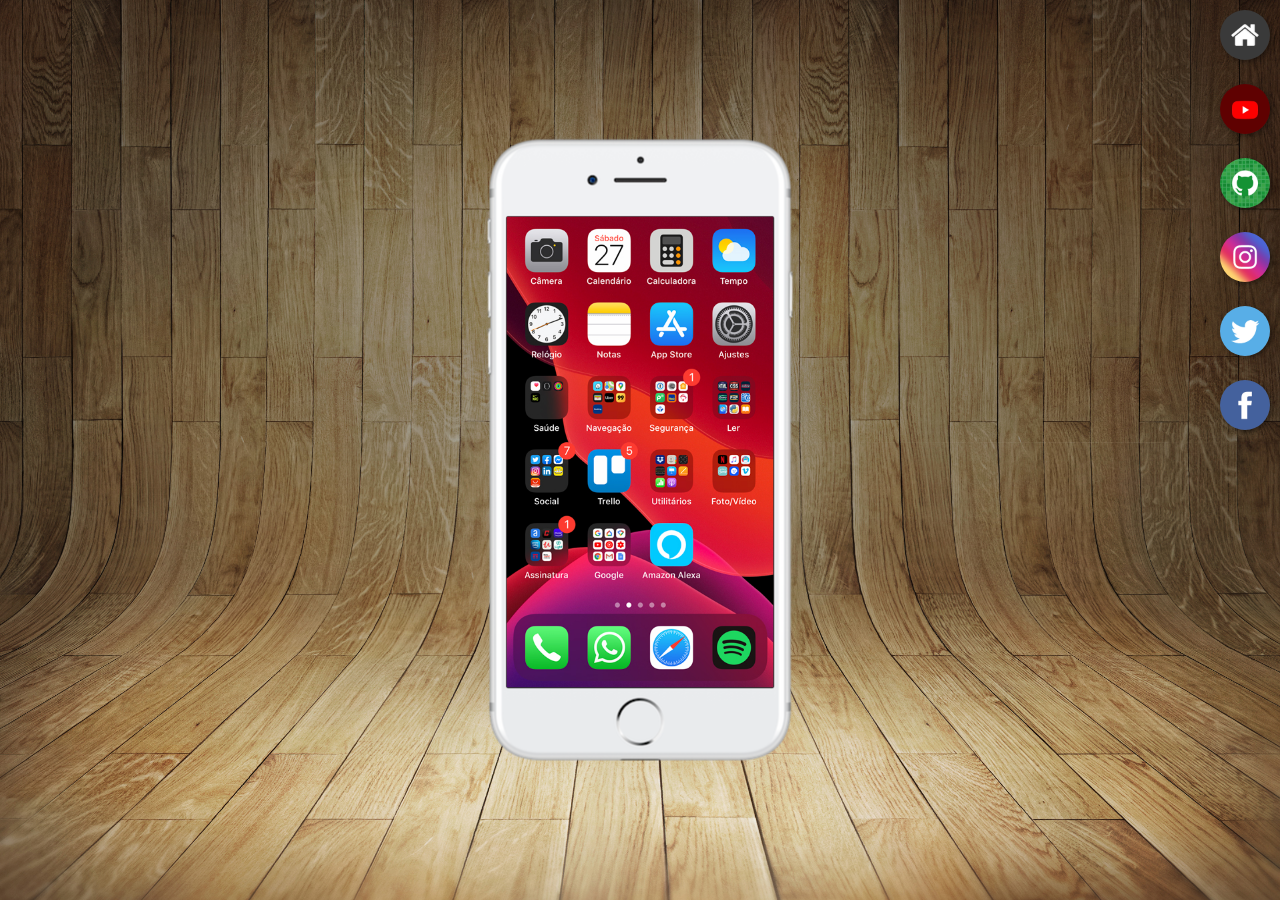
<file: index.html>
<!DOCTYPE html>
<html lang="pt-br">
<head>
  <meta charset="UTF-8">
  <meta name="viewport" content="width=device-width, initial-scale=1.0">
  <title>projecto social</title>
  <link rel="shortcut icon" href="pacote-d013/favicon.ico" type="image/x-icon">
  <link rel="stylesheet" href="estilos/style.css">
</head>
<body>
  <main>
    <section id="telefone">
      <iframe src="home.html" name="tela" id="tela" frameborder="0">
        Seu navegador não é compatível com isto
      </iframe>
    </section>
    <section id="redes-sociais">
      <a href="home.html" target="tela"><img src="pacote-d013/imagens/logo-home.jpg" alt="Home"></a> <br>
      <a href="youtube.html" target="tela"><img src="pacote-d013/imagens/logo-youtube.jpg" alt="YouTube"></a> <br>
      <a href="github.html" target="tela"><img src="pacote-d013/imagens/logo-github.jpg" alt="GitHub"></a> <br>
      <a href="instagram.html" target="tela"><img src="pacote-d013/imagens/logo-instagram.jpg" alt="Instagram"></a> <br>
      <a href="twitter.html" target="tela"><img src="pacote-d013/imagens/logo-twitter.jpg" alt="Twitter"></a> <br>
      <a href="facebook.html" target="tela"><img src="pacote-d013/imagens/logo-facebook.jpg" alt="Facebook"></a> <br>
    </section>
  </main>
</body>
</html>
</file>
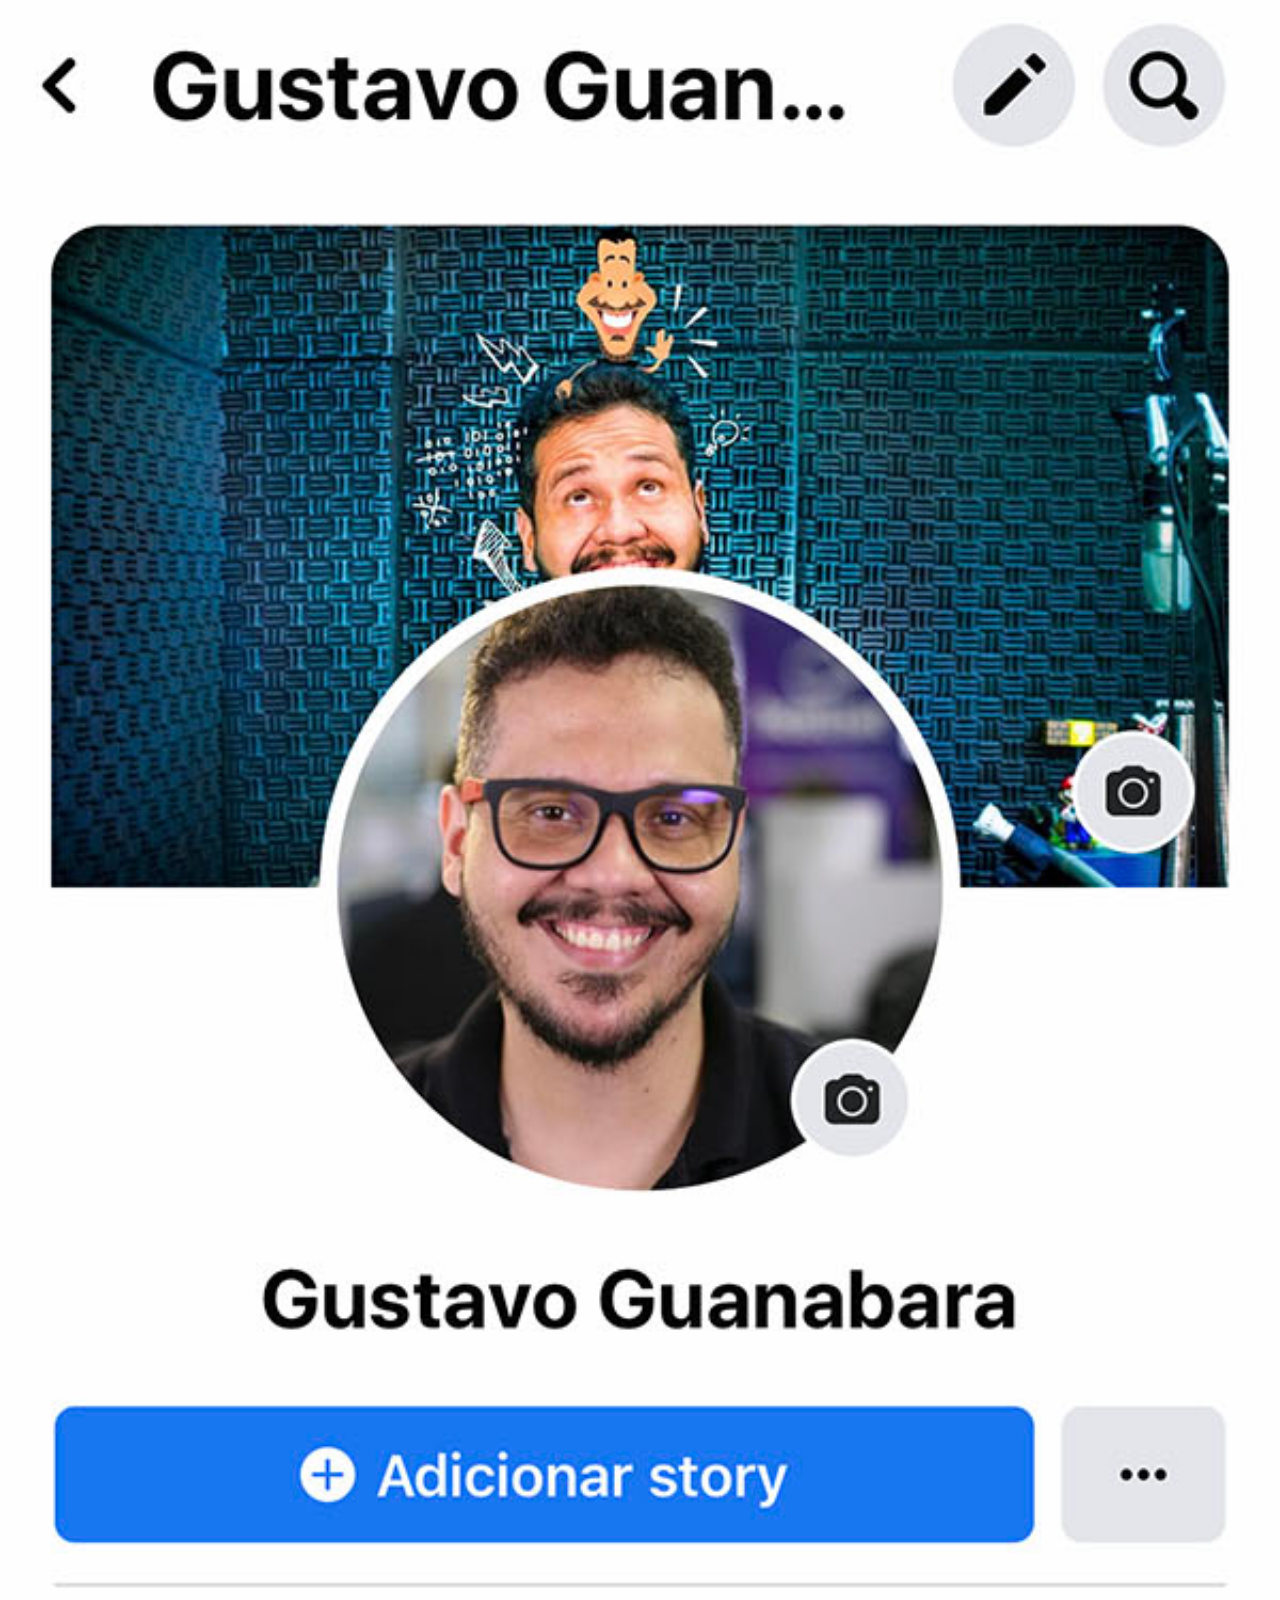
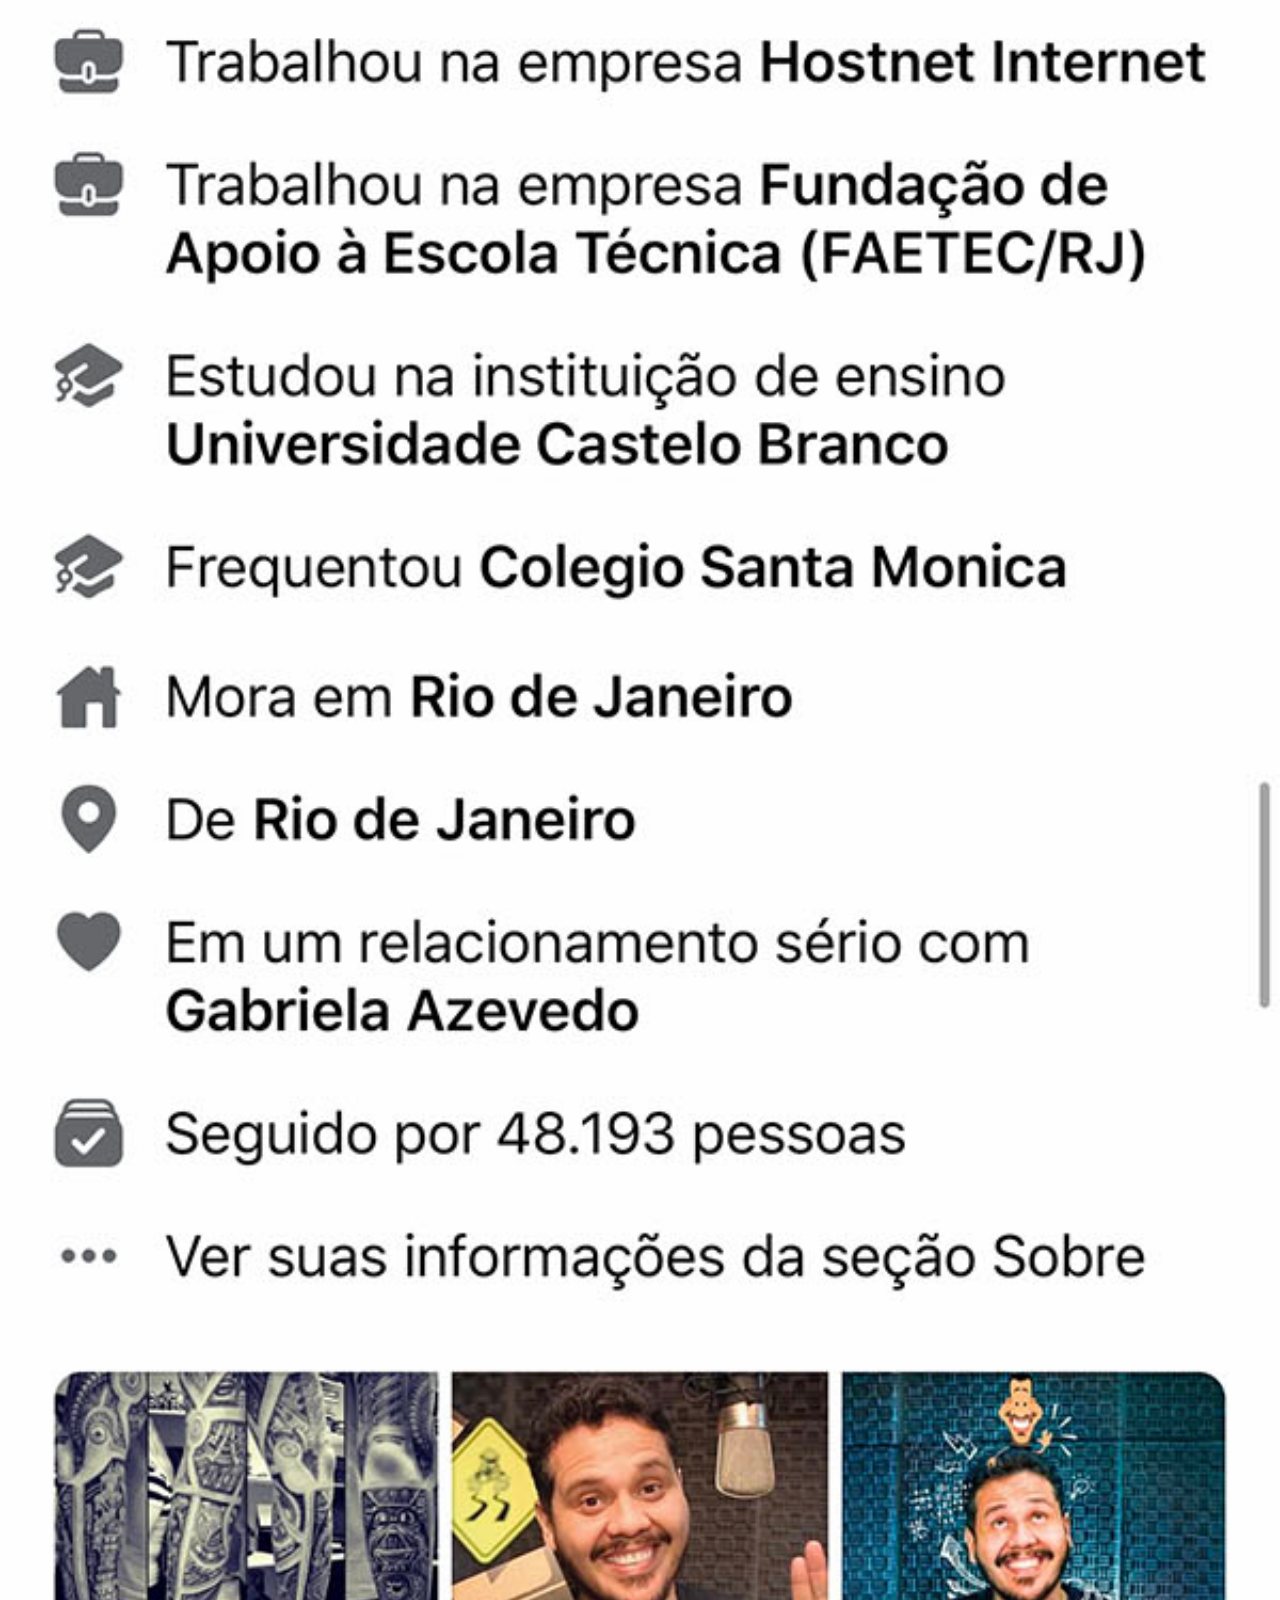
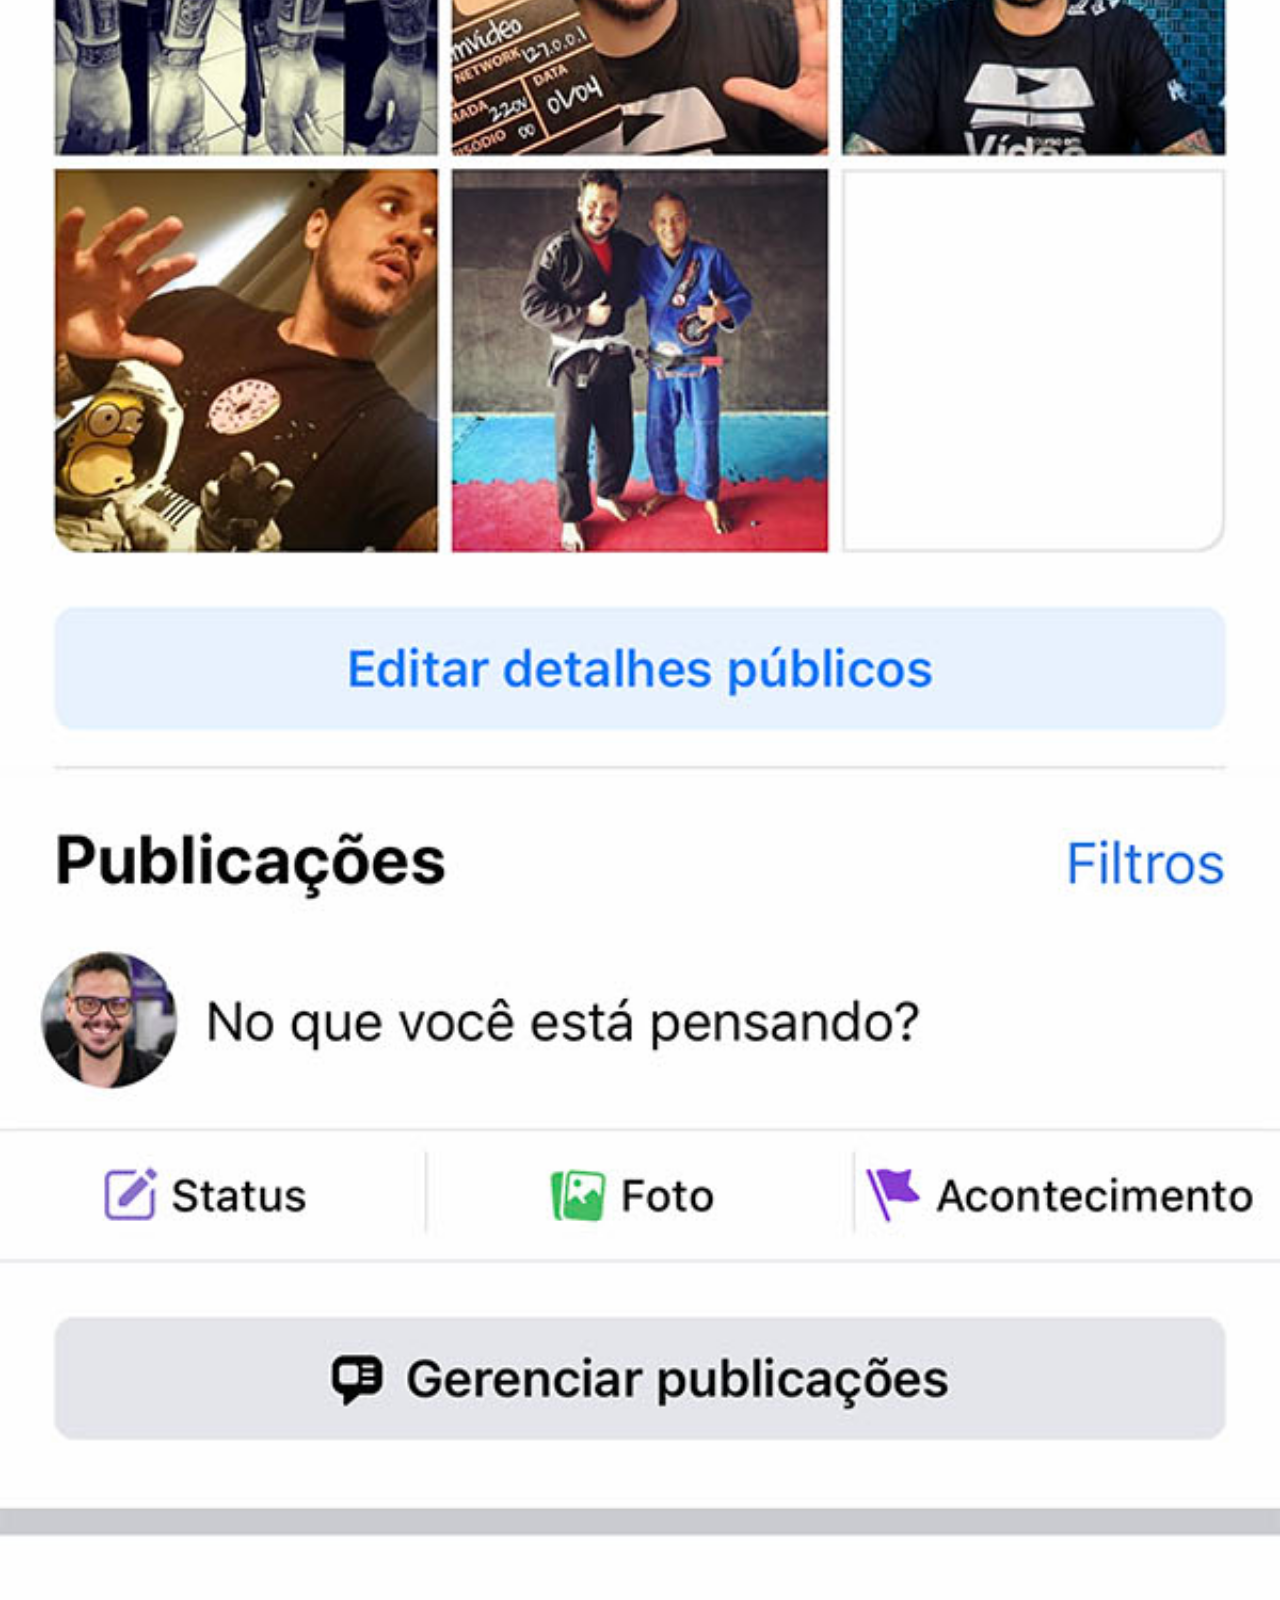
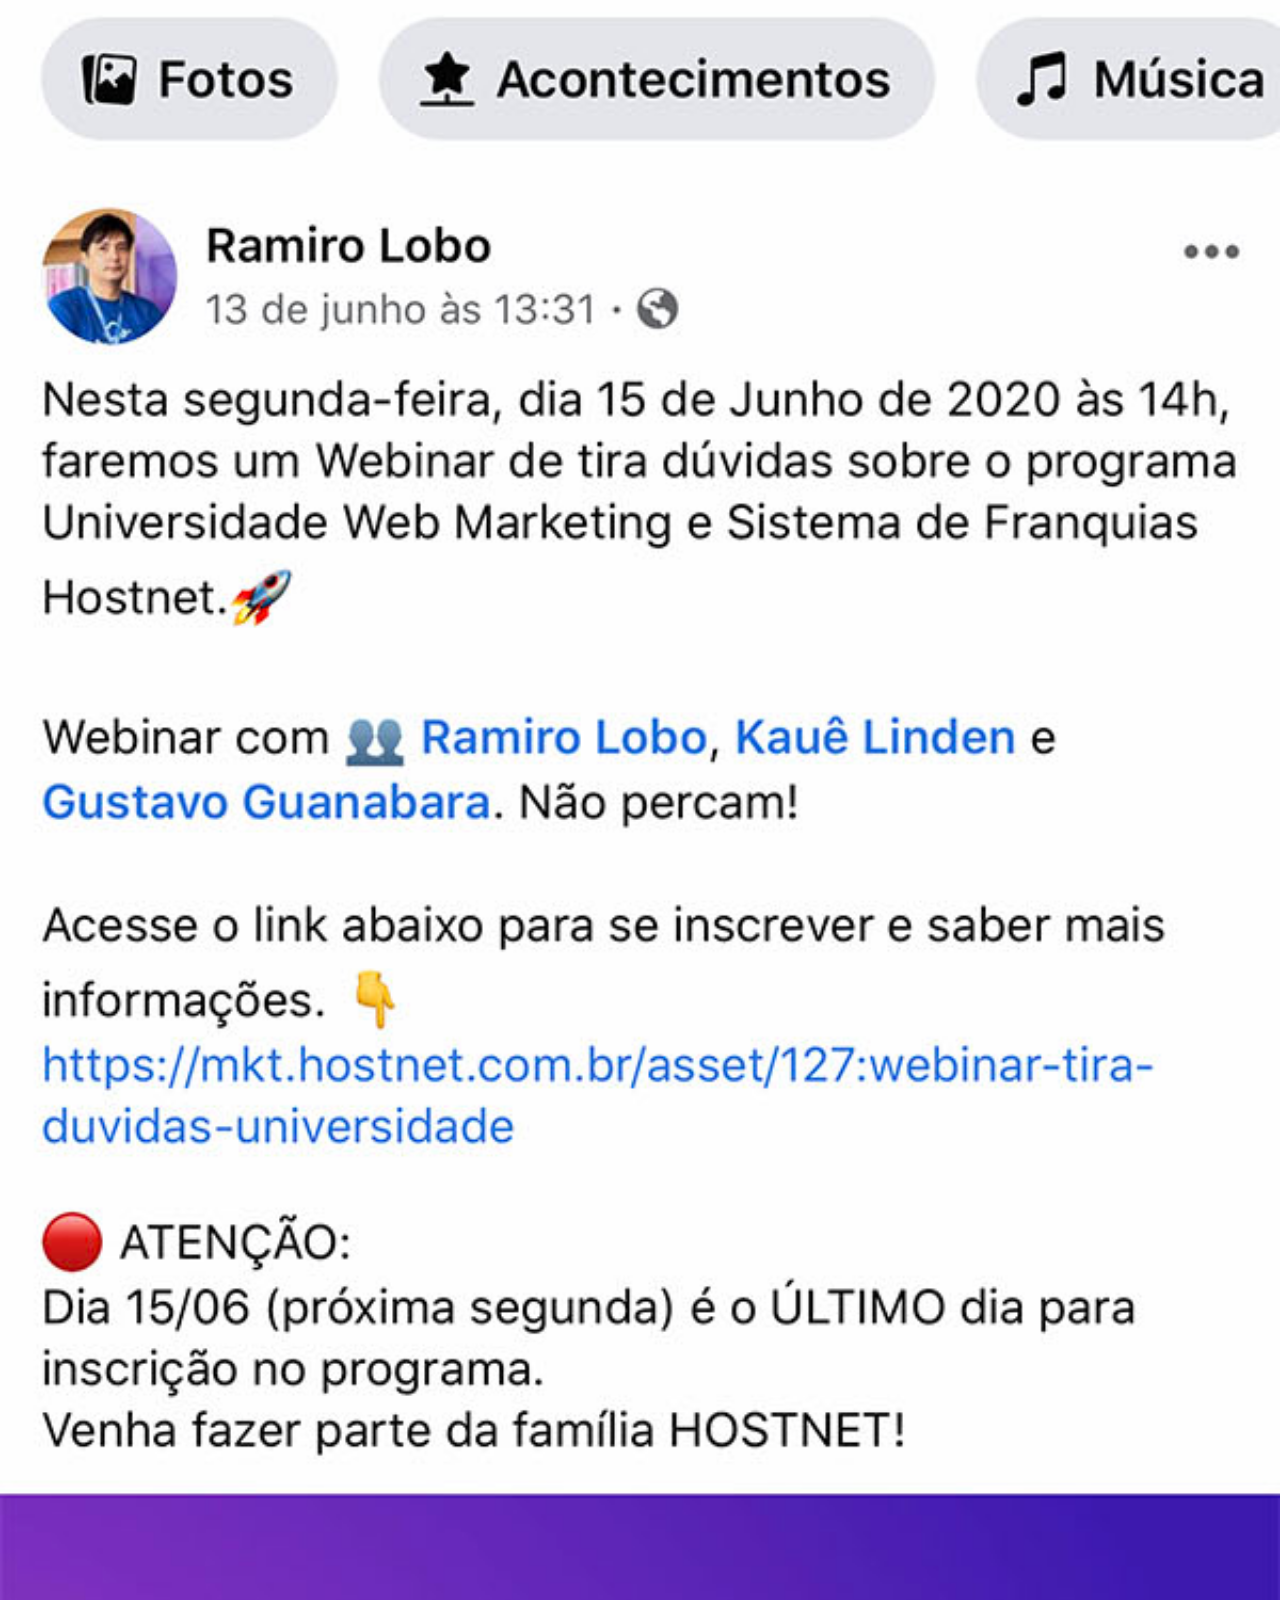
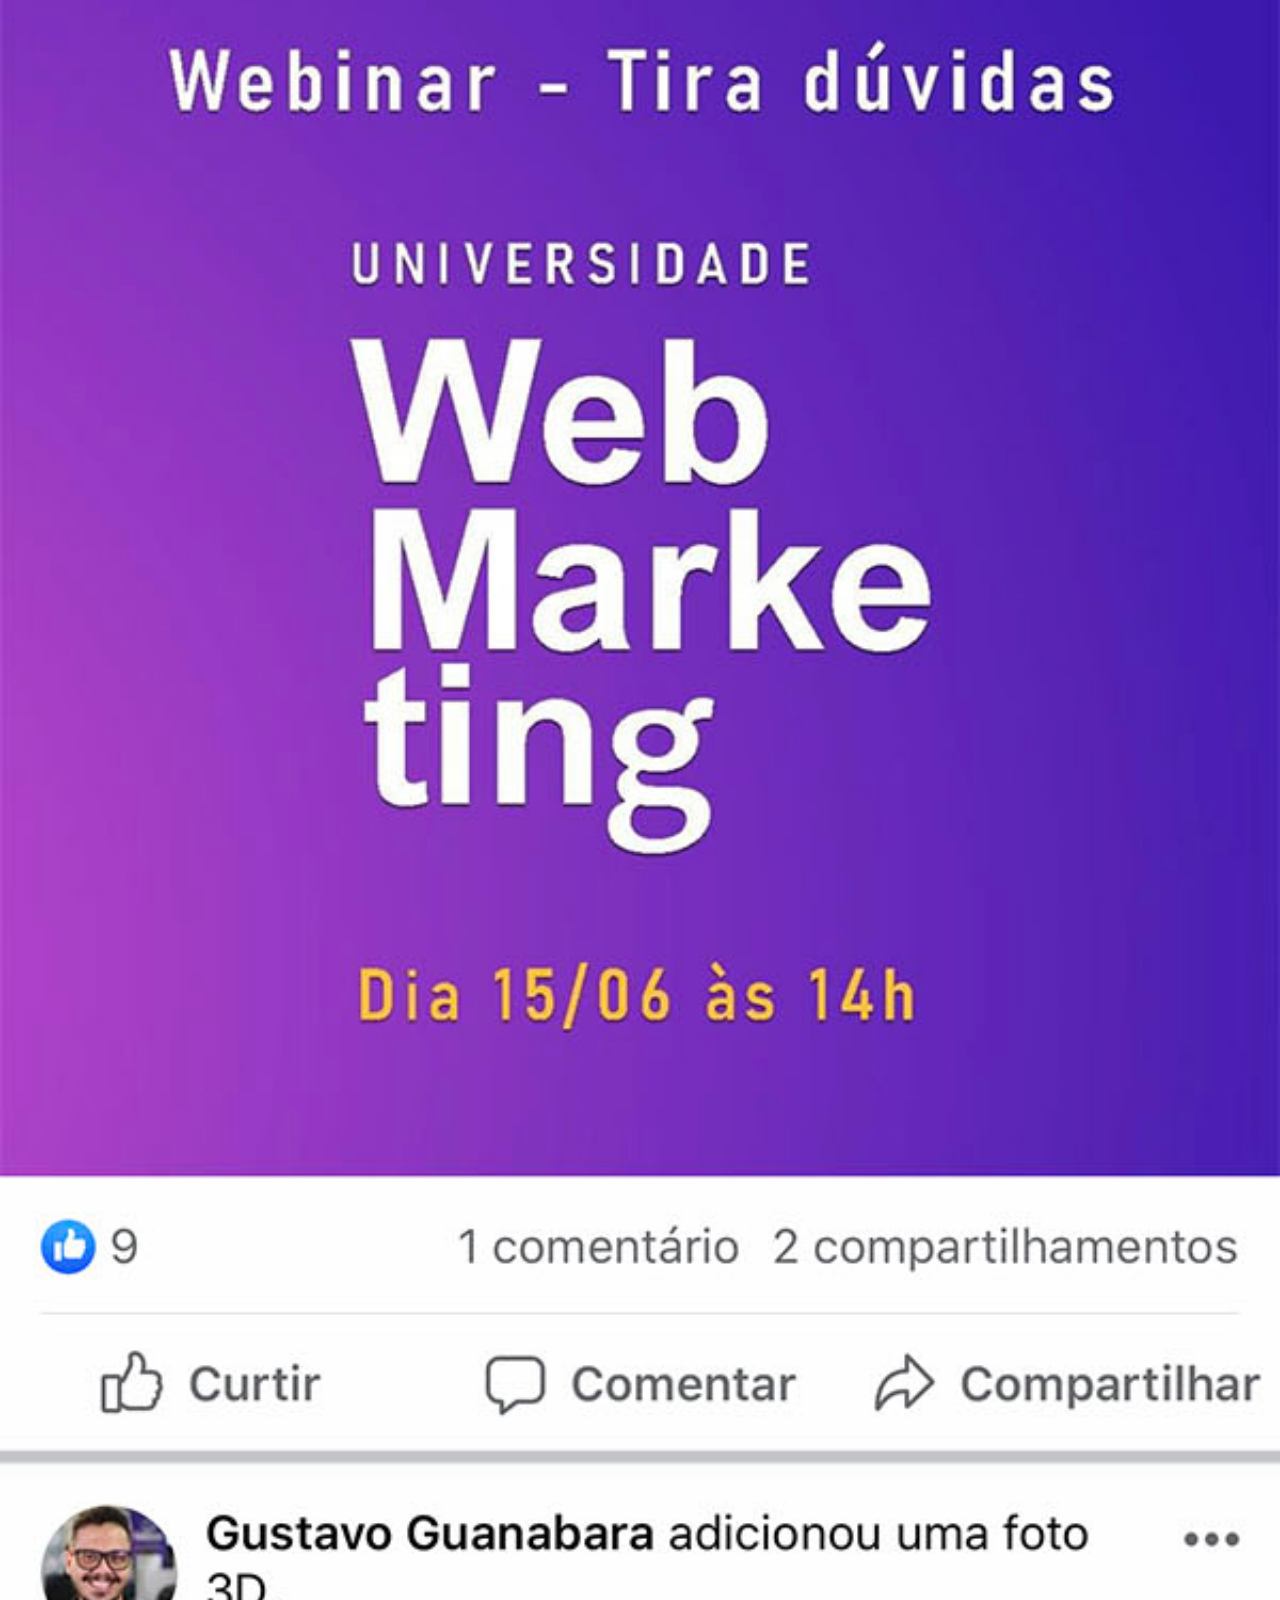
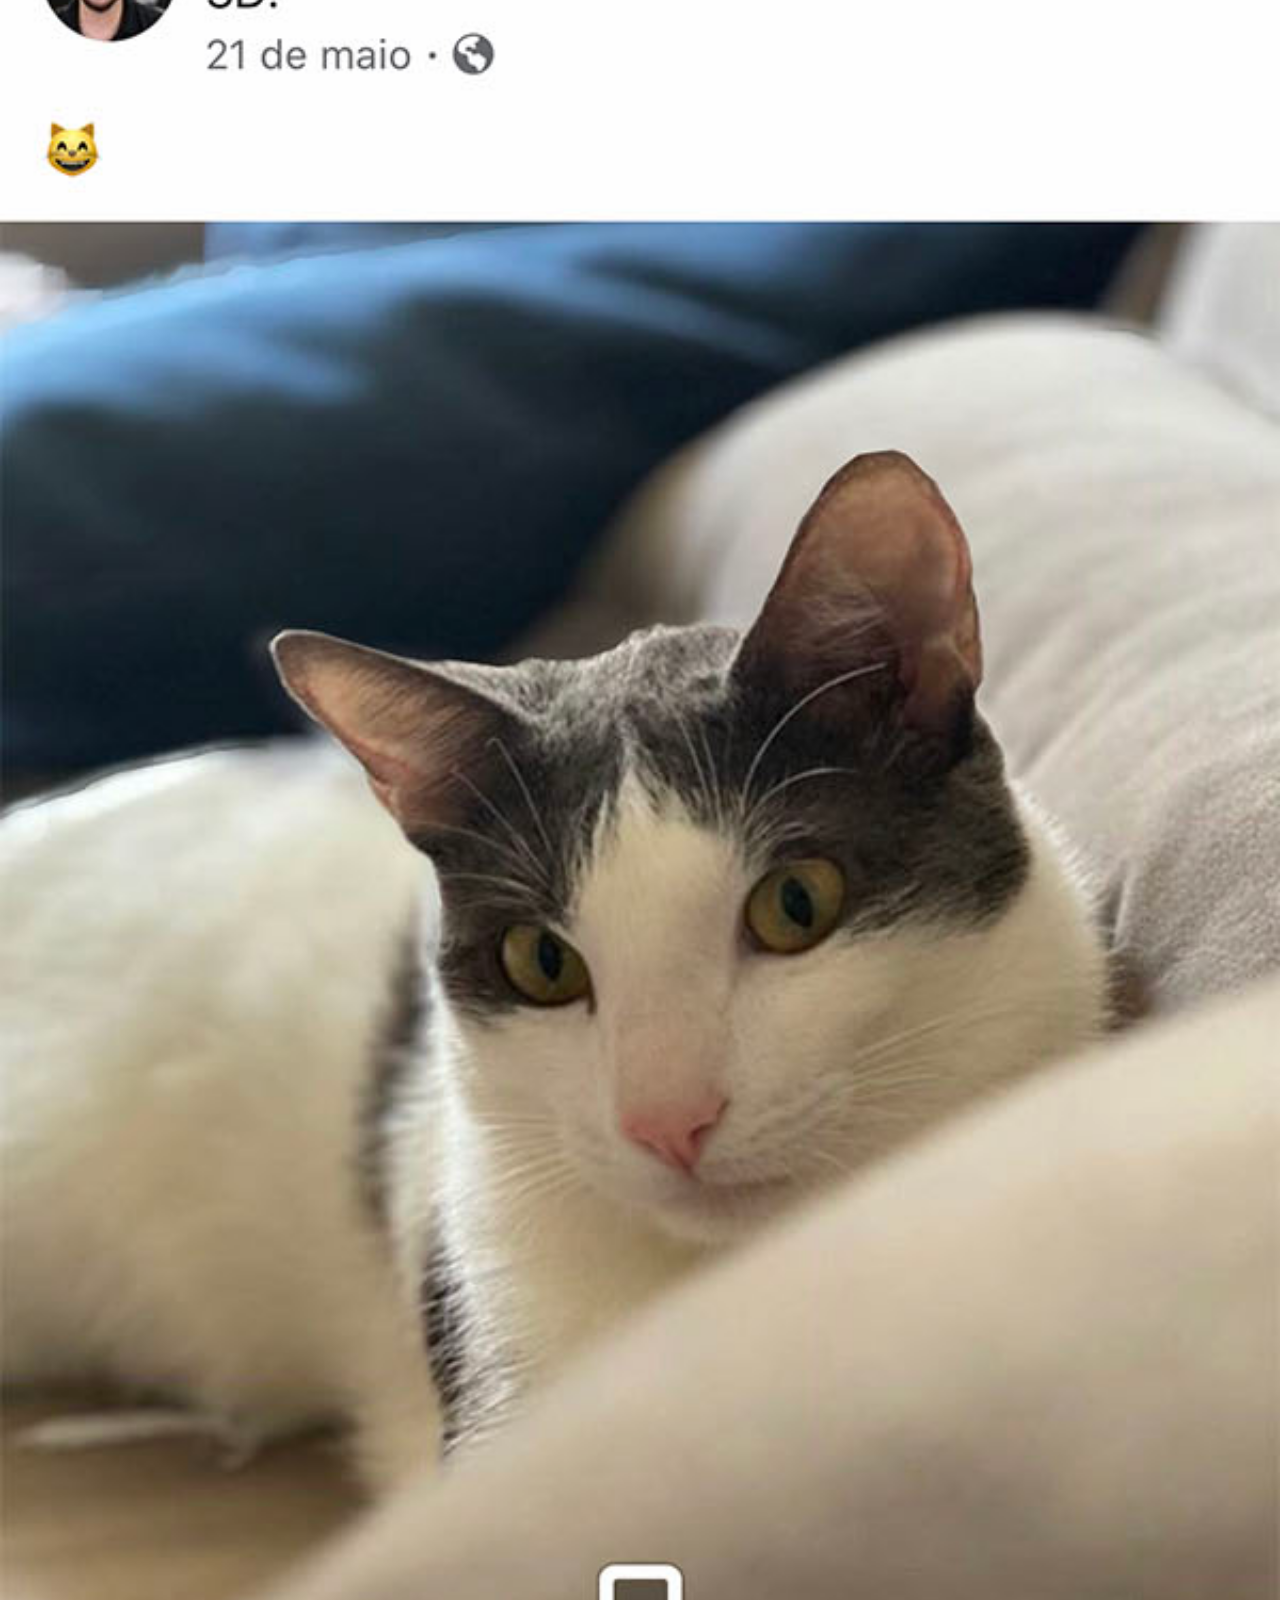
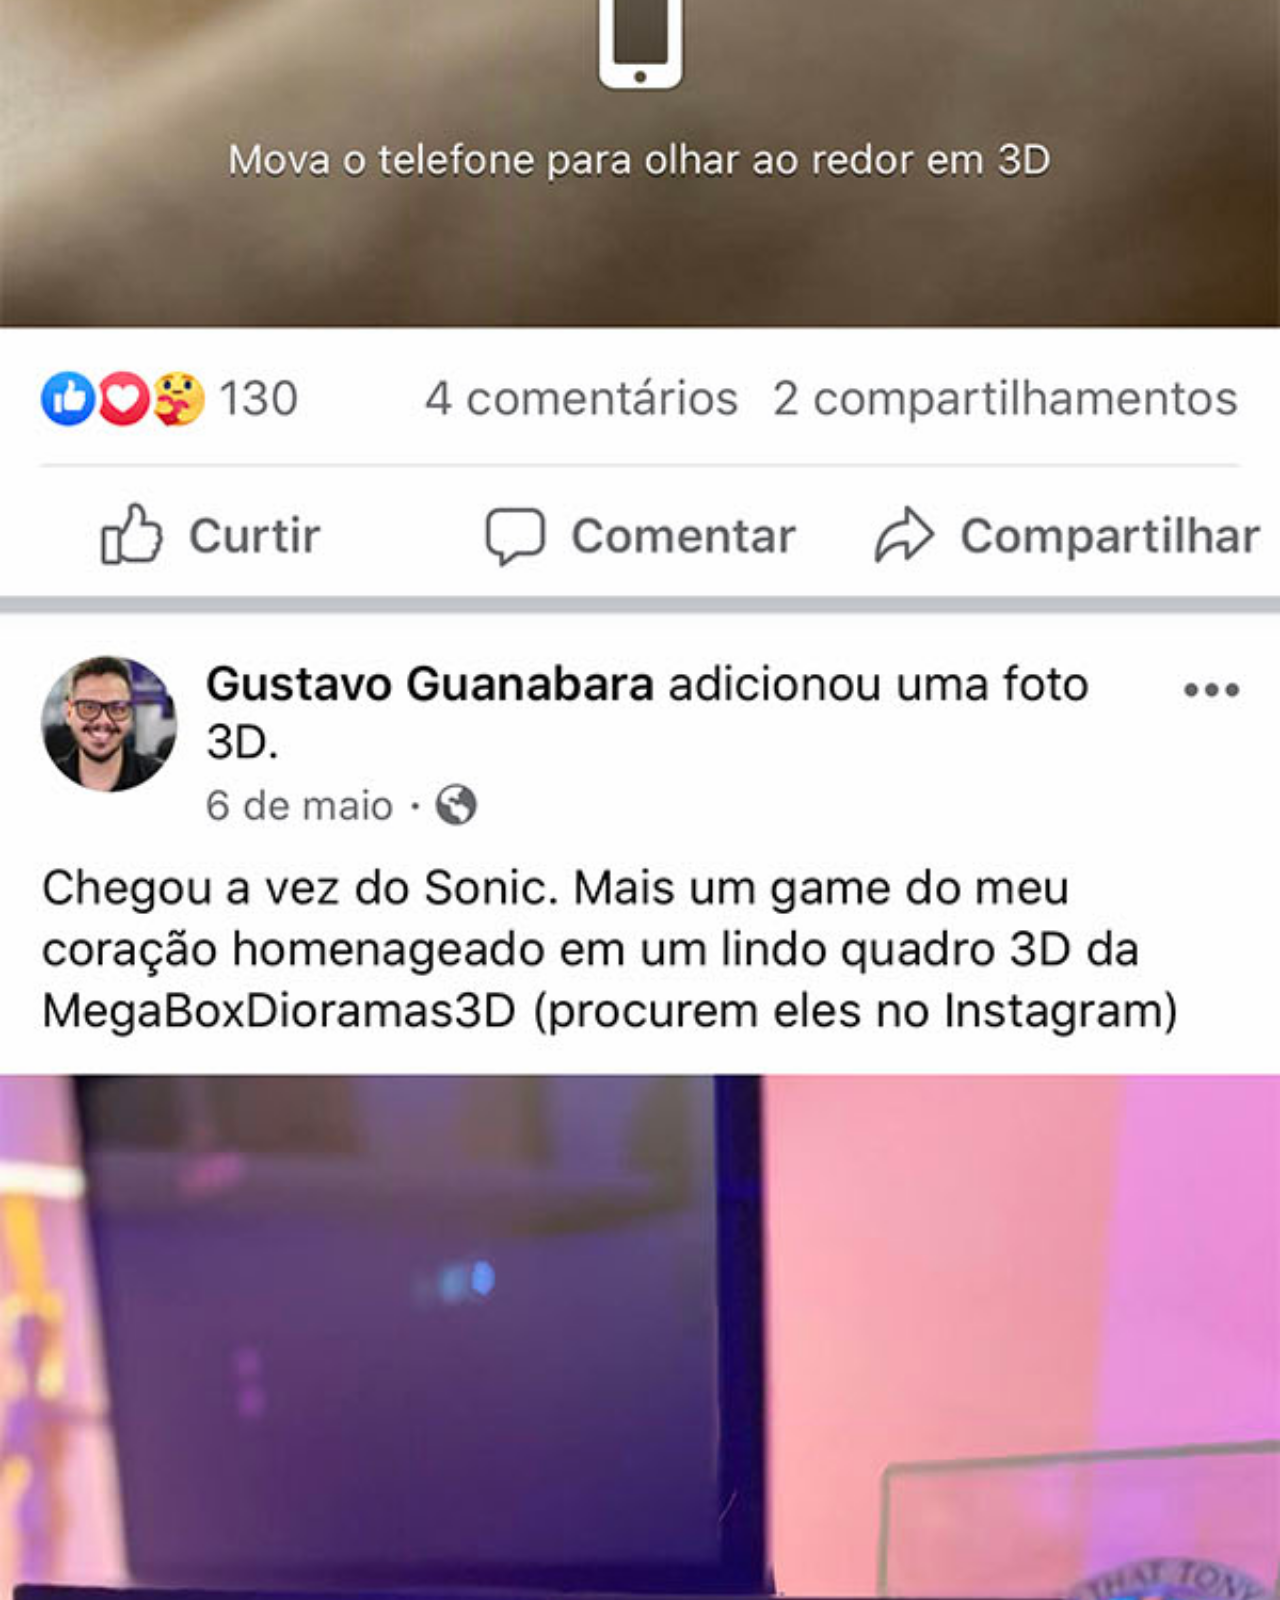
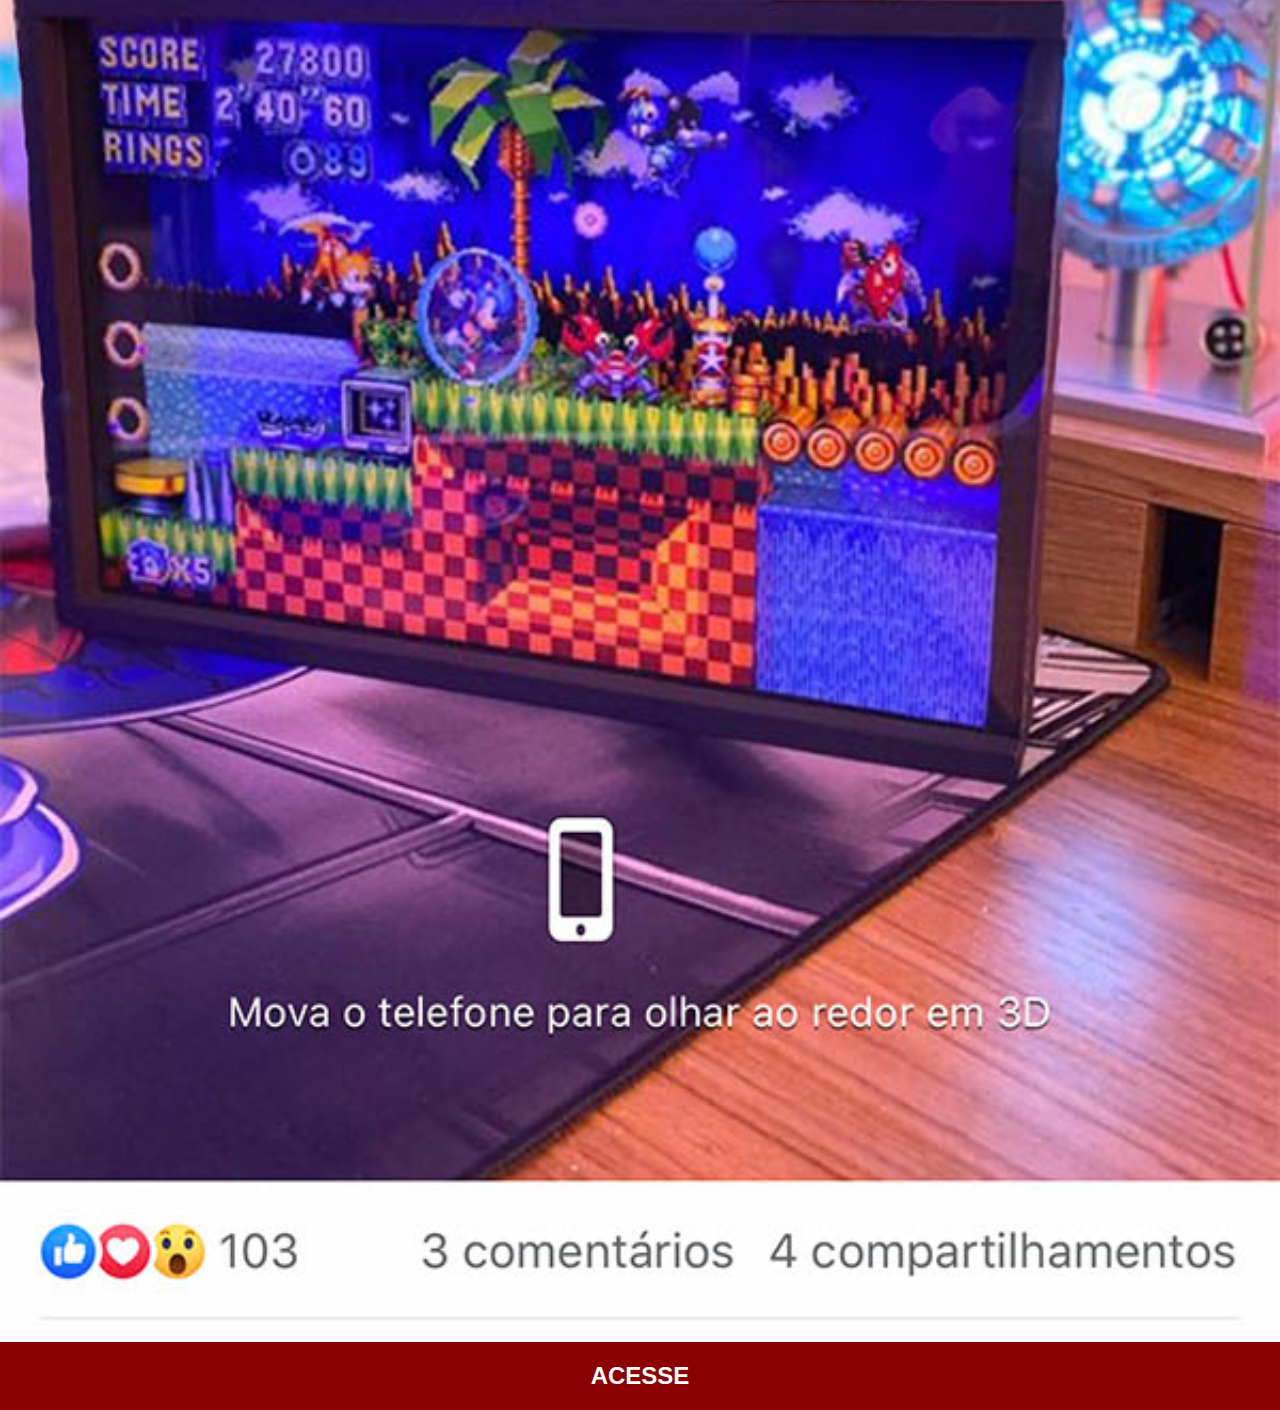
<file: facebook.html>
<!DOCTYPE html>
<html lang="pt-br">
<head>
  <meta charset="UTF-8">
  <meta name="viewport" content="width=device-width, initial-scale=1.0">
  <title>Facebook</title>
  <link rel="stylesheet" href="estilos/social.css">
</head>
<body>
  <img src="pacote-d013/imagens/tela-facebook.jpg" alt="Facebook">
  <a href="#">ACESSE</a>
</body>
</html>
</file>
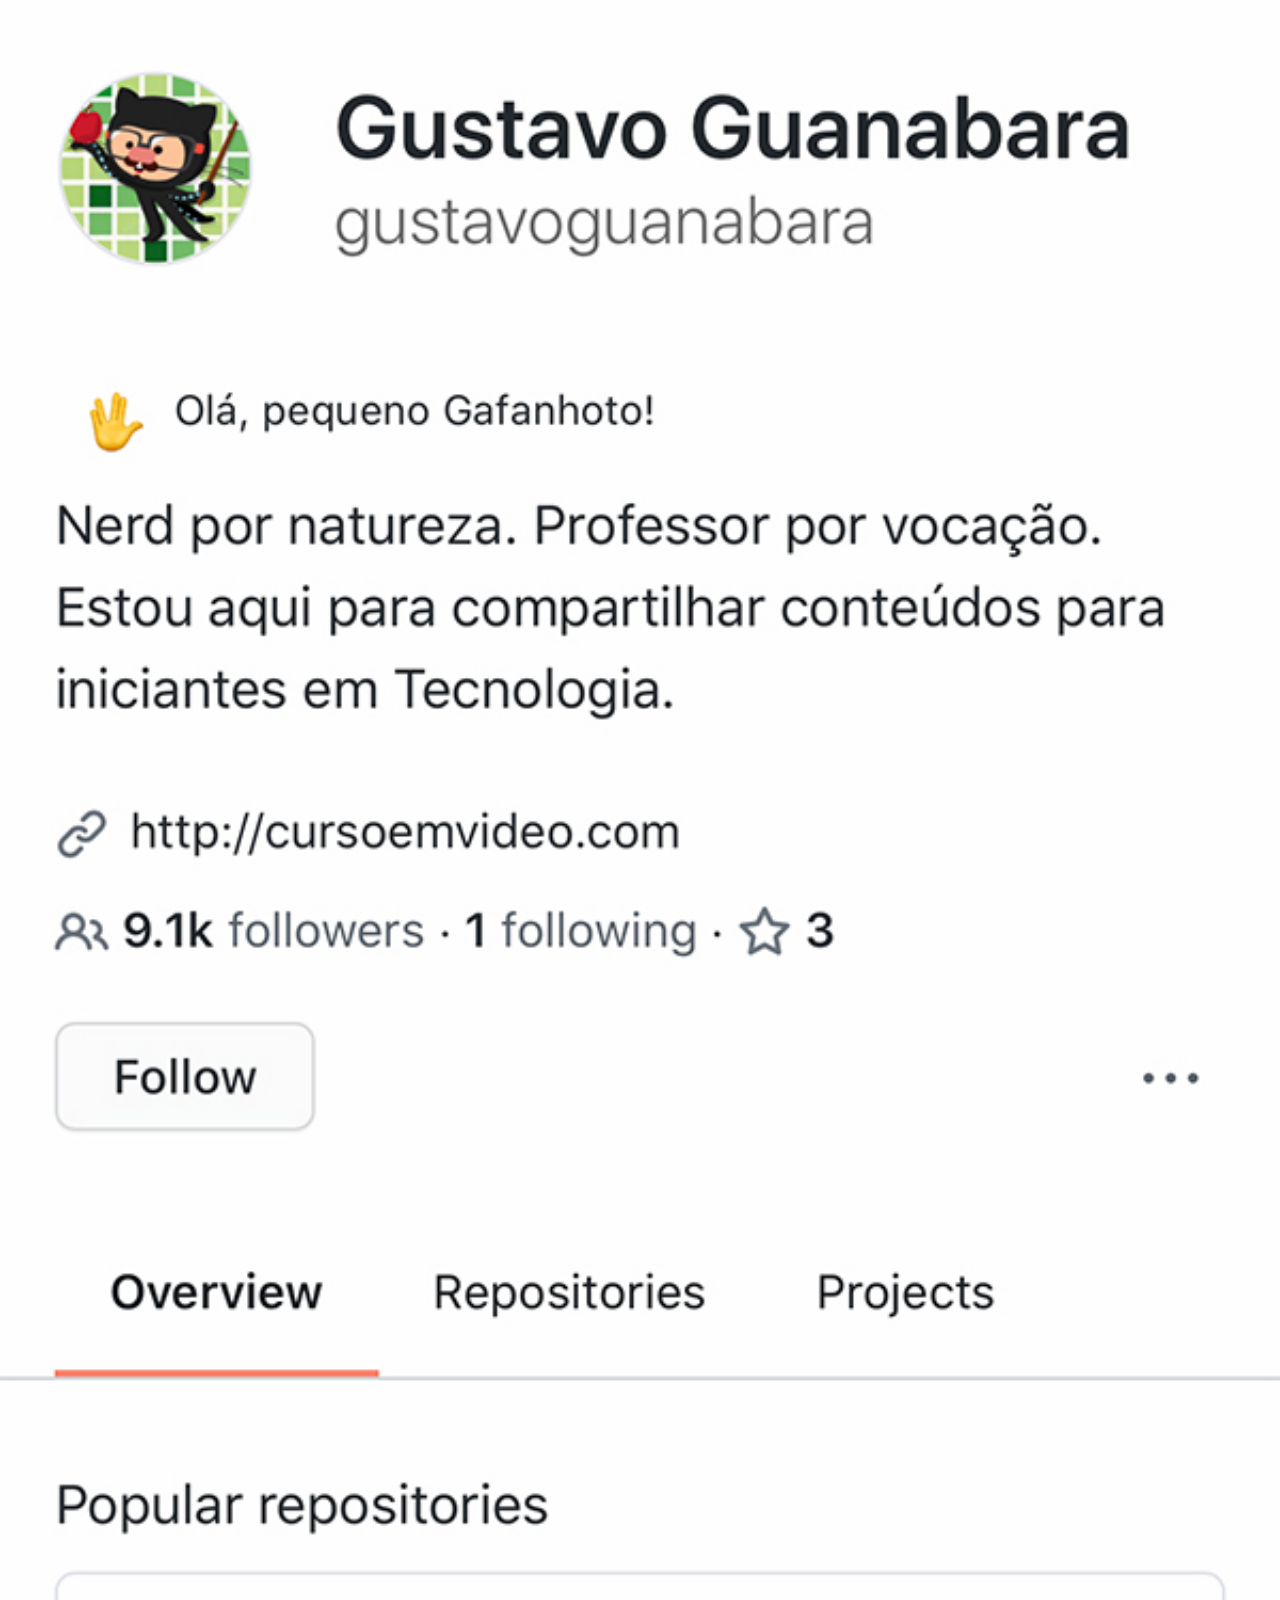
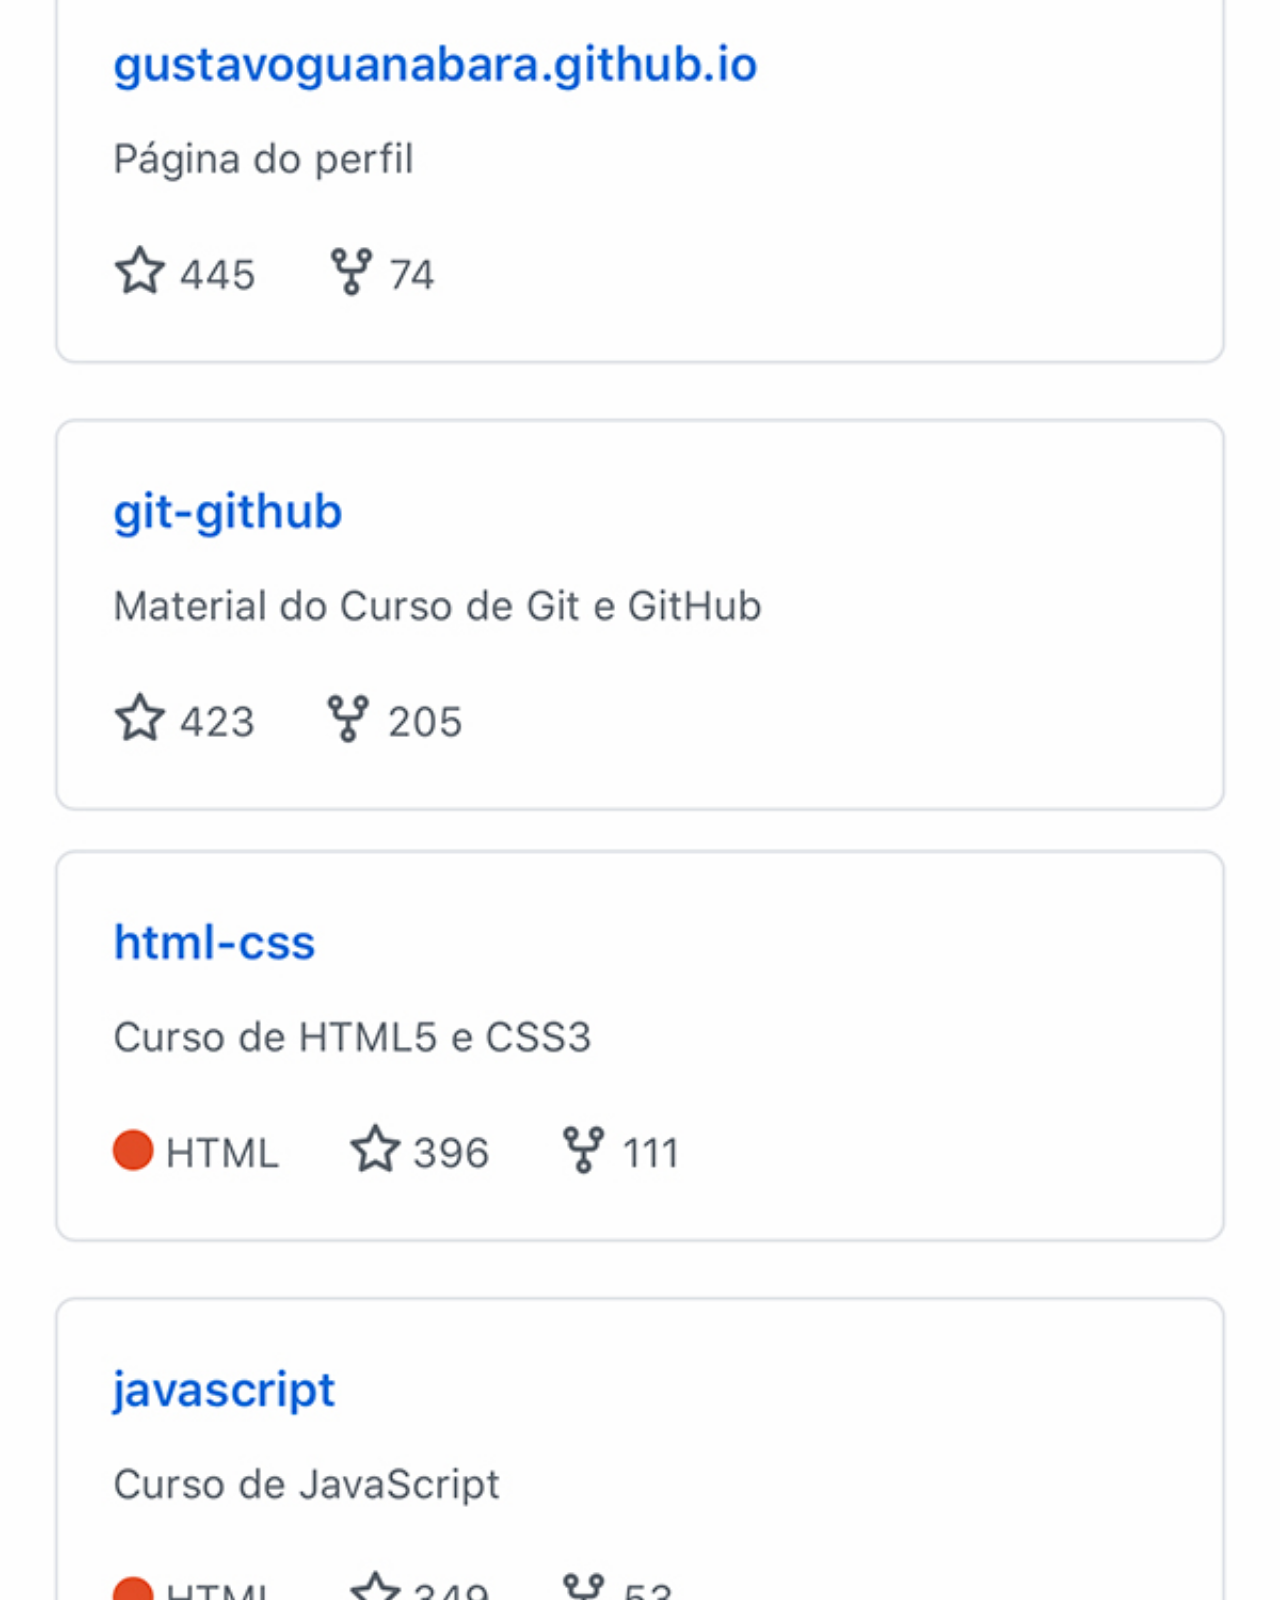
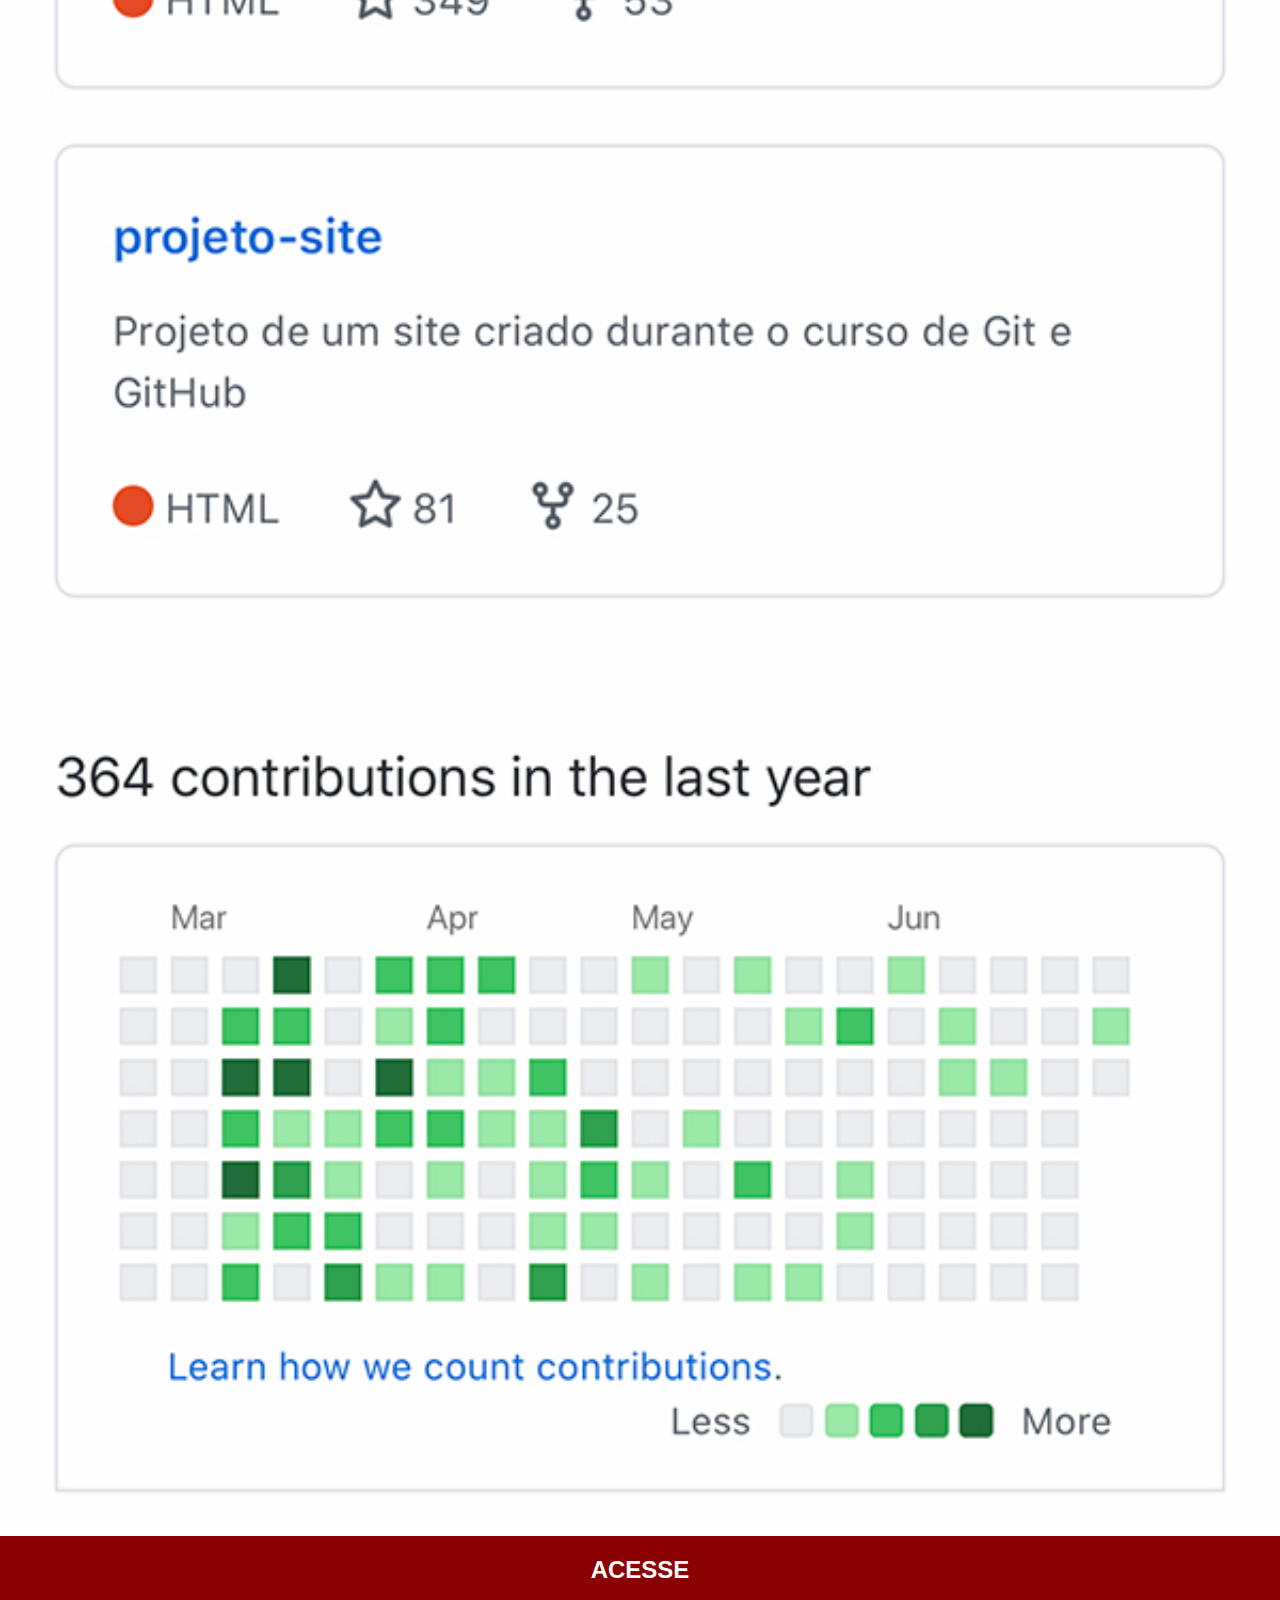
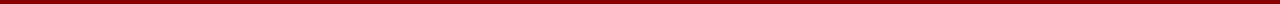
<file: github.html>
<!DOCTYPE html>
<html lang="pt-br">
<head>
  <meta charset="UTF-8">
  <meta name="viewport" content="width=device-width, initial-scale=1.0">
  <title>Document</title>
  <link rel="stylesheet" href="estilos/social.css">
</head>
<body>
  <img src="pacote-d013/imagens/tela-github.jpg" alt="github">
  <a href="https://github.com/gustavoguanabara/" target="_blank">ACESSE</a>
</body>
</html>
</file>
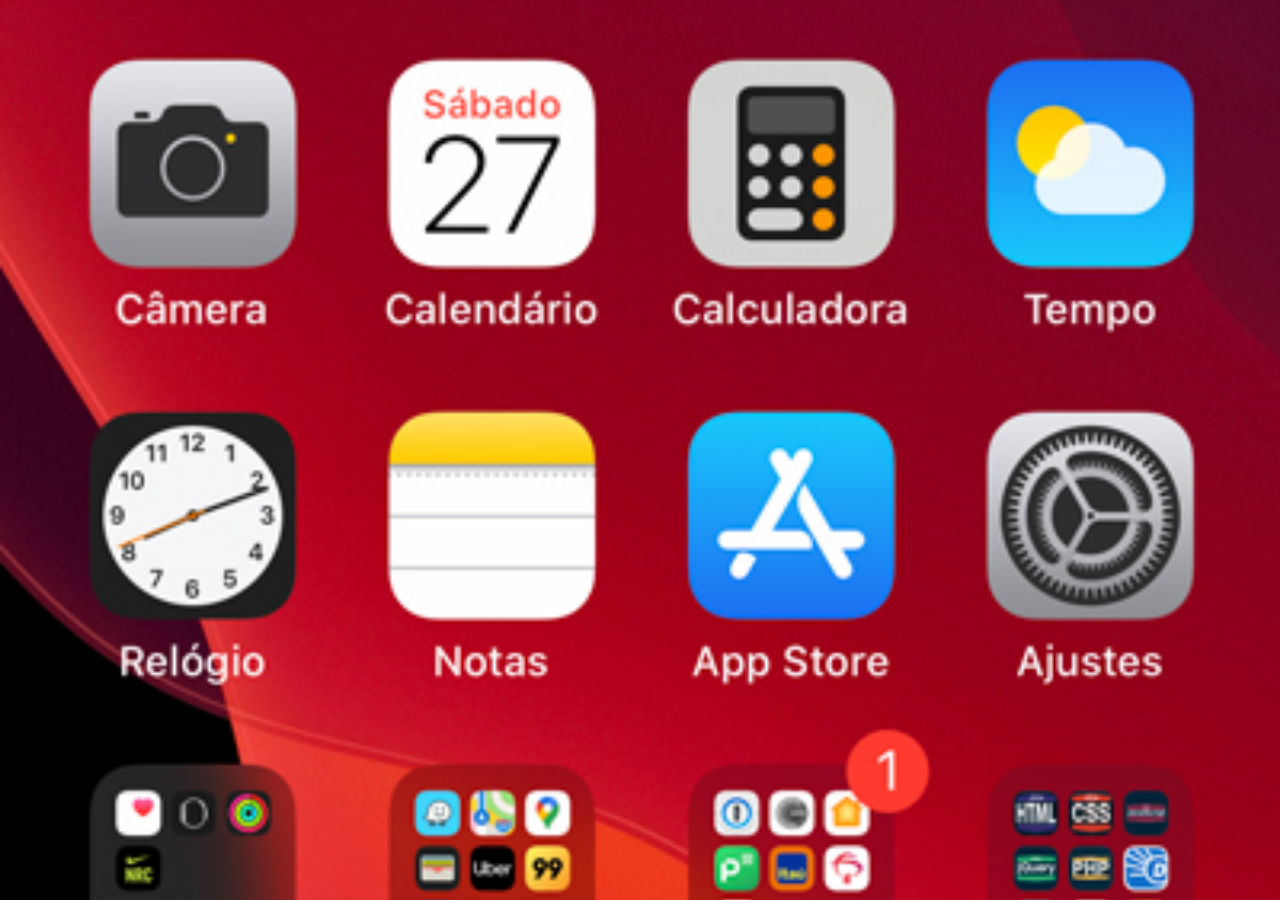
<file: home.html>
<!DOCTYPE html>
<html lang="pt-br">
<head>
  <meta charset="UTF-8">
  <meta name="viewport" content="width=device-width, initial-scale=1.0">
  <title>Home</title>
  <style>
    * {
      margin: 0px;
      padding: 0px;
    }

    body {
      height: 100vh;
      width: 100vw;
      background: black url(pacote-d013/imagens/tela-home.jpg) no-repeat top center;
      background-size: cover;
    }

    </style>
</head>
<body>
  
</body>
</html>
</file>
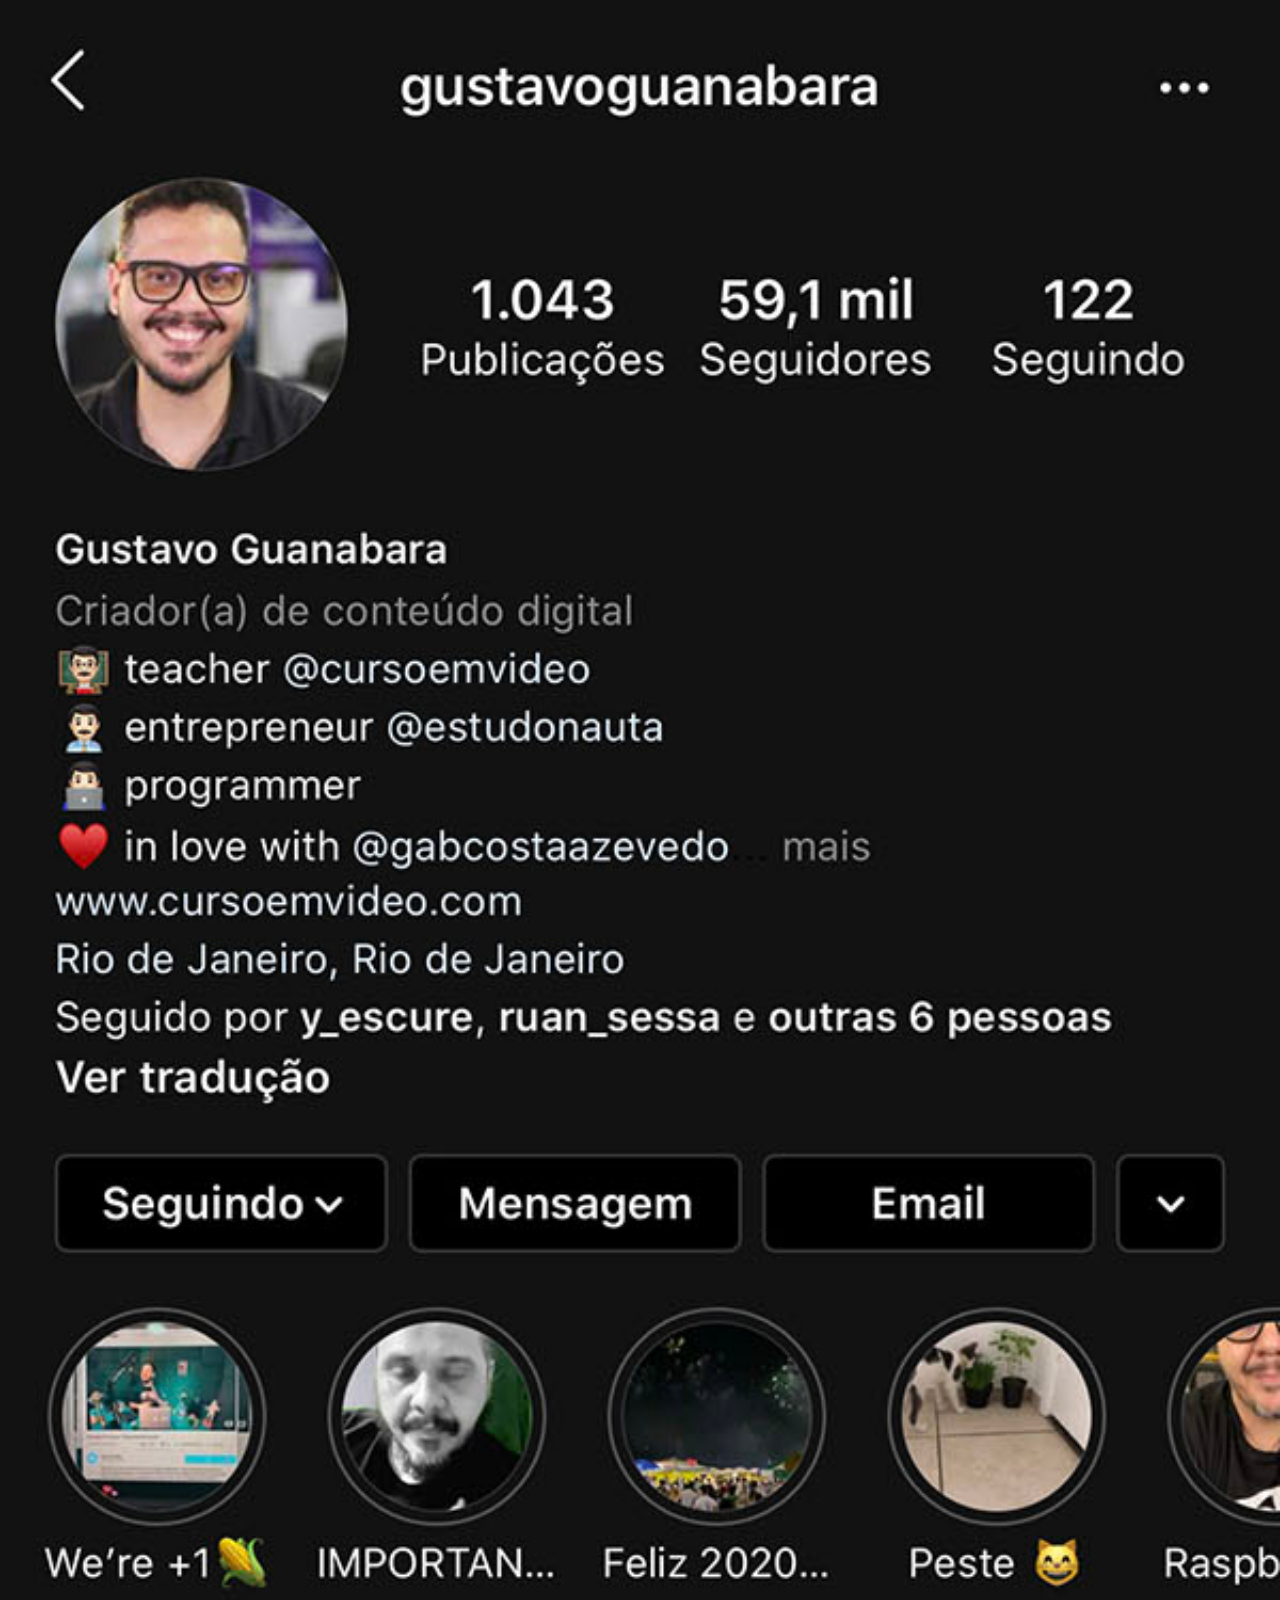
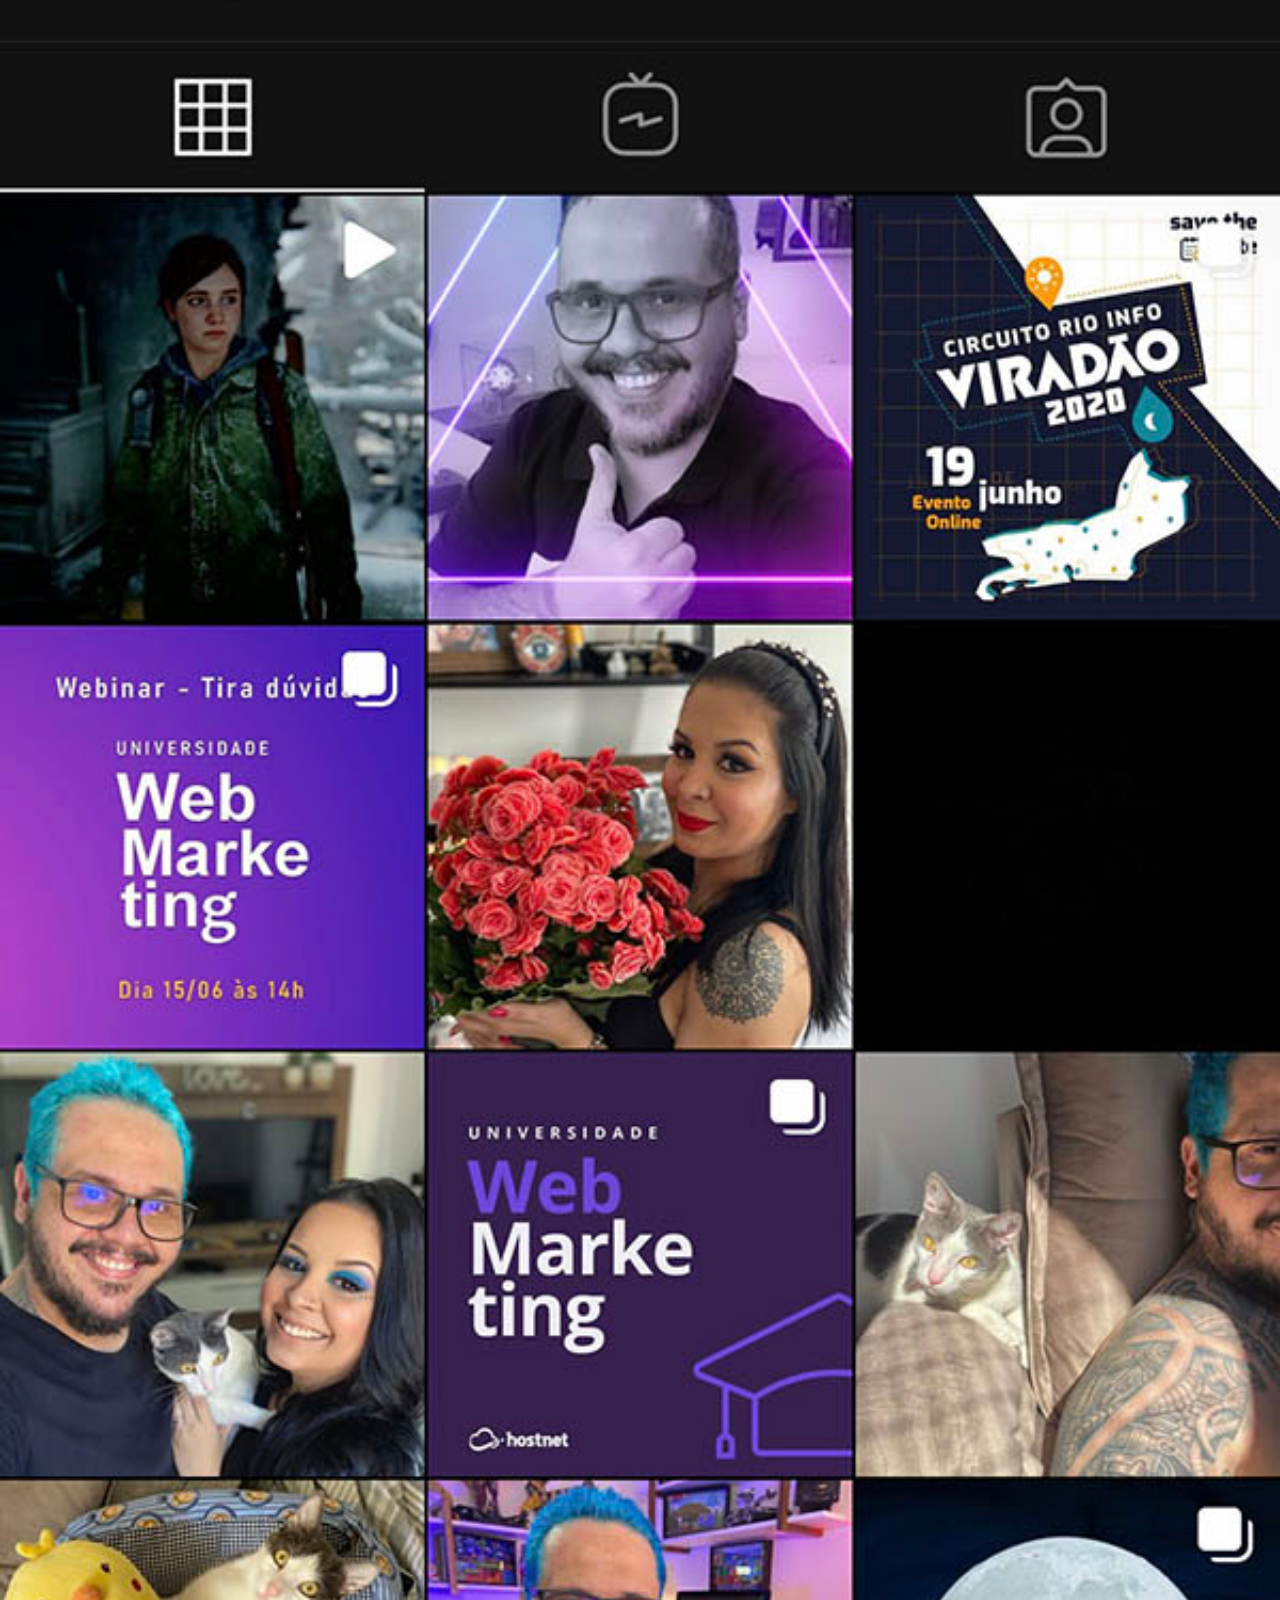
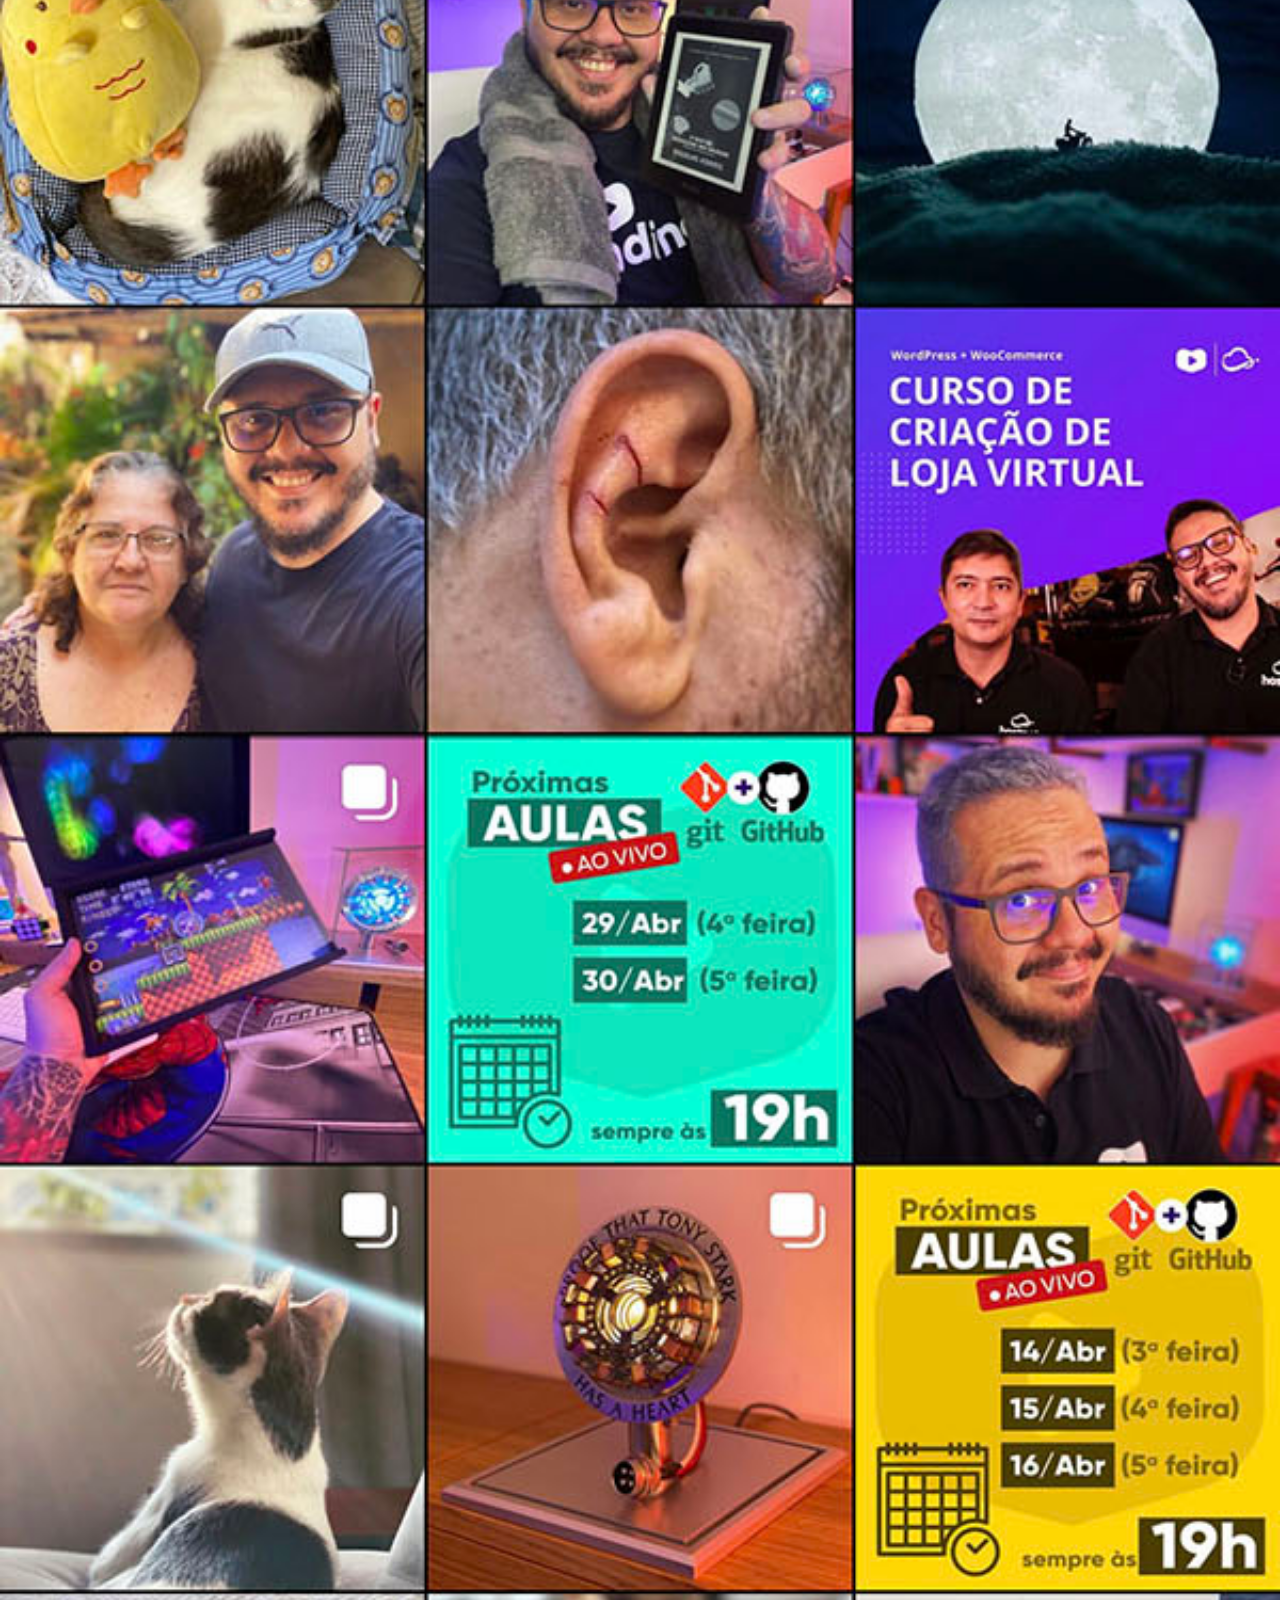
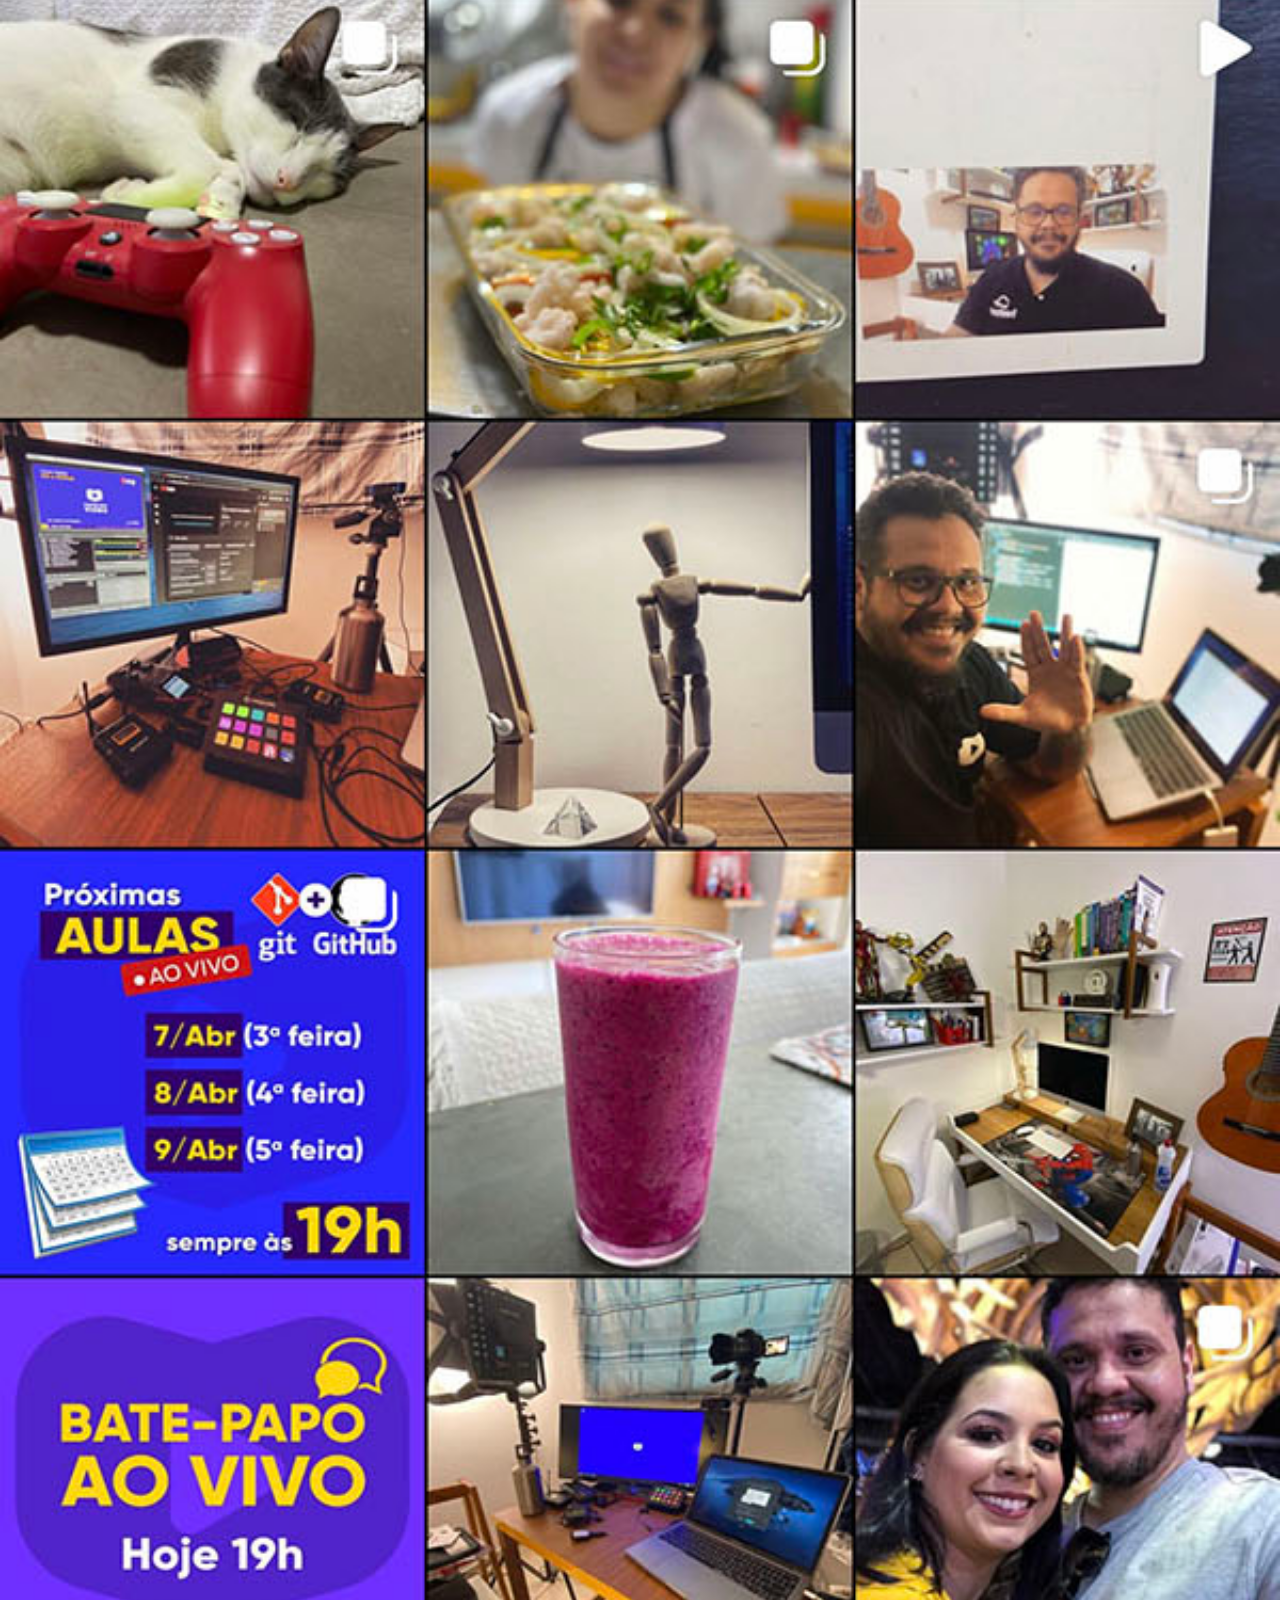
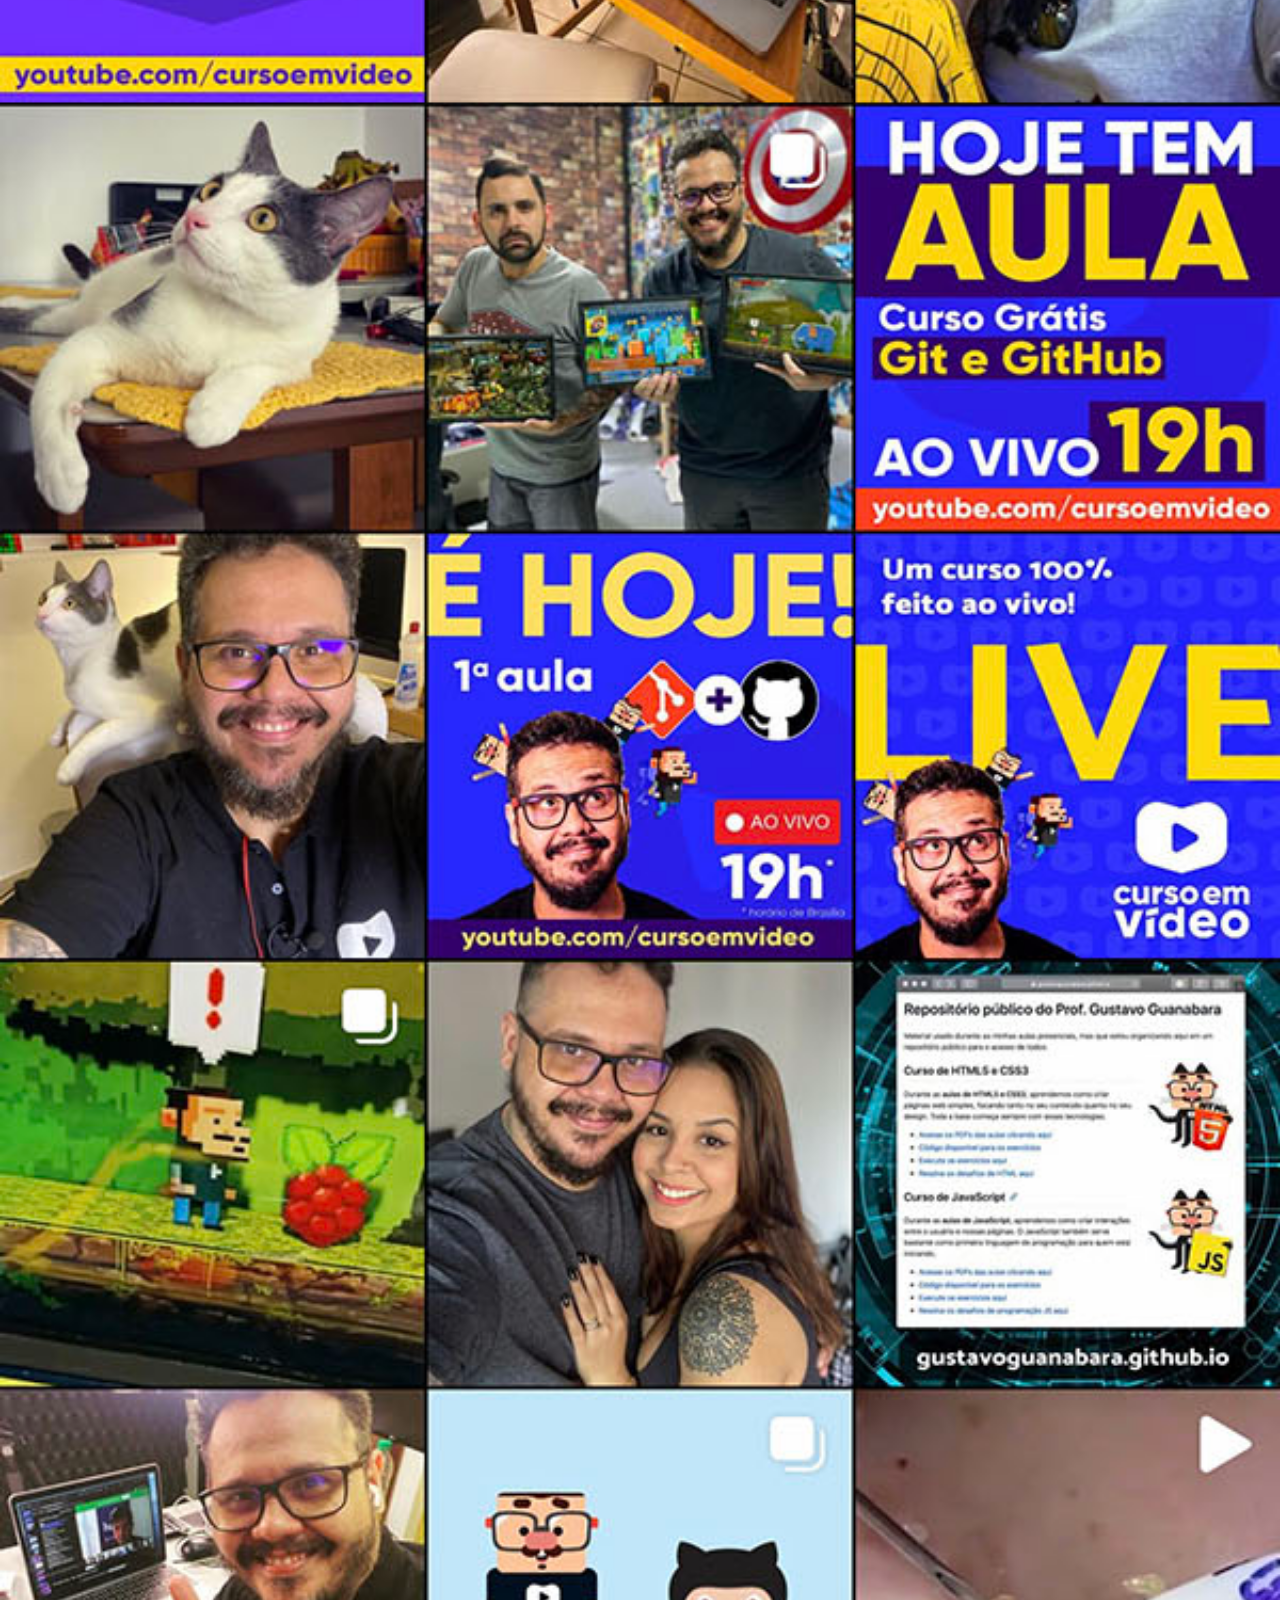
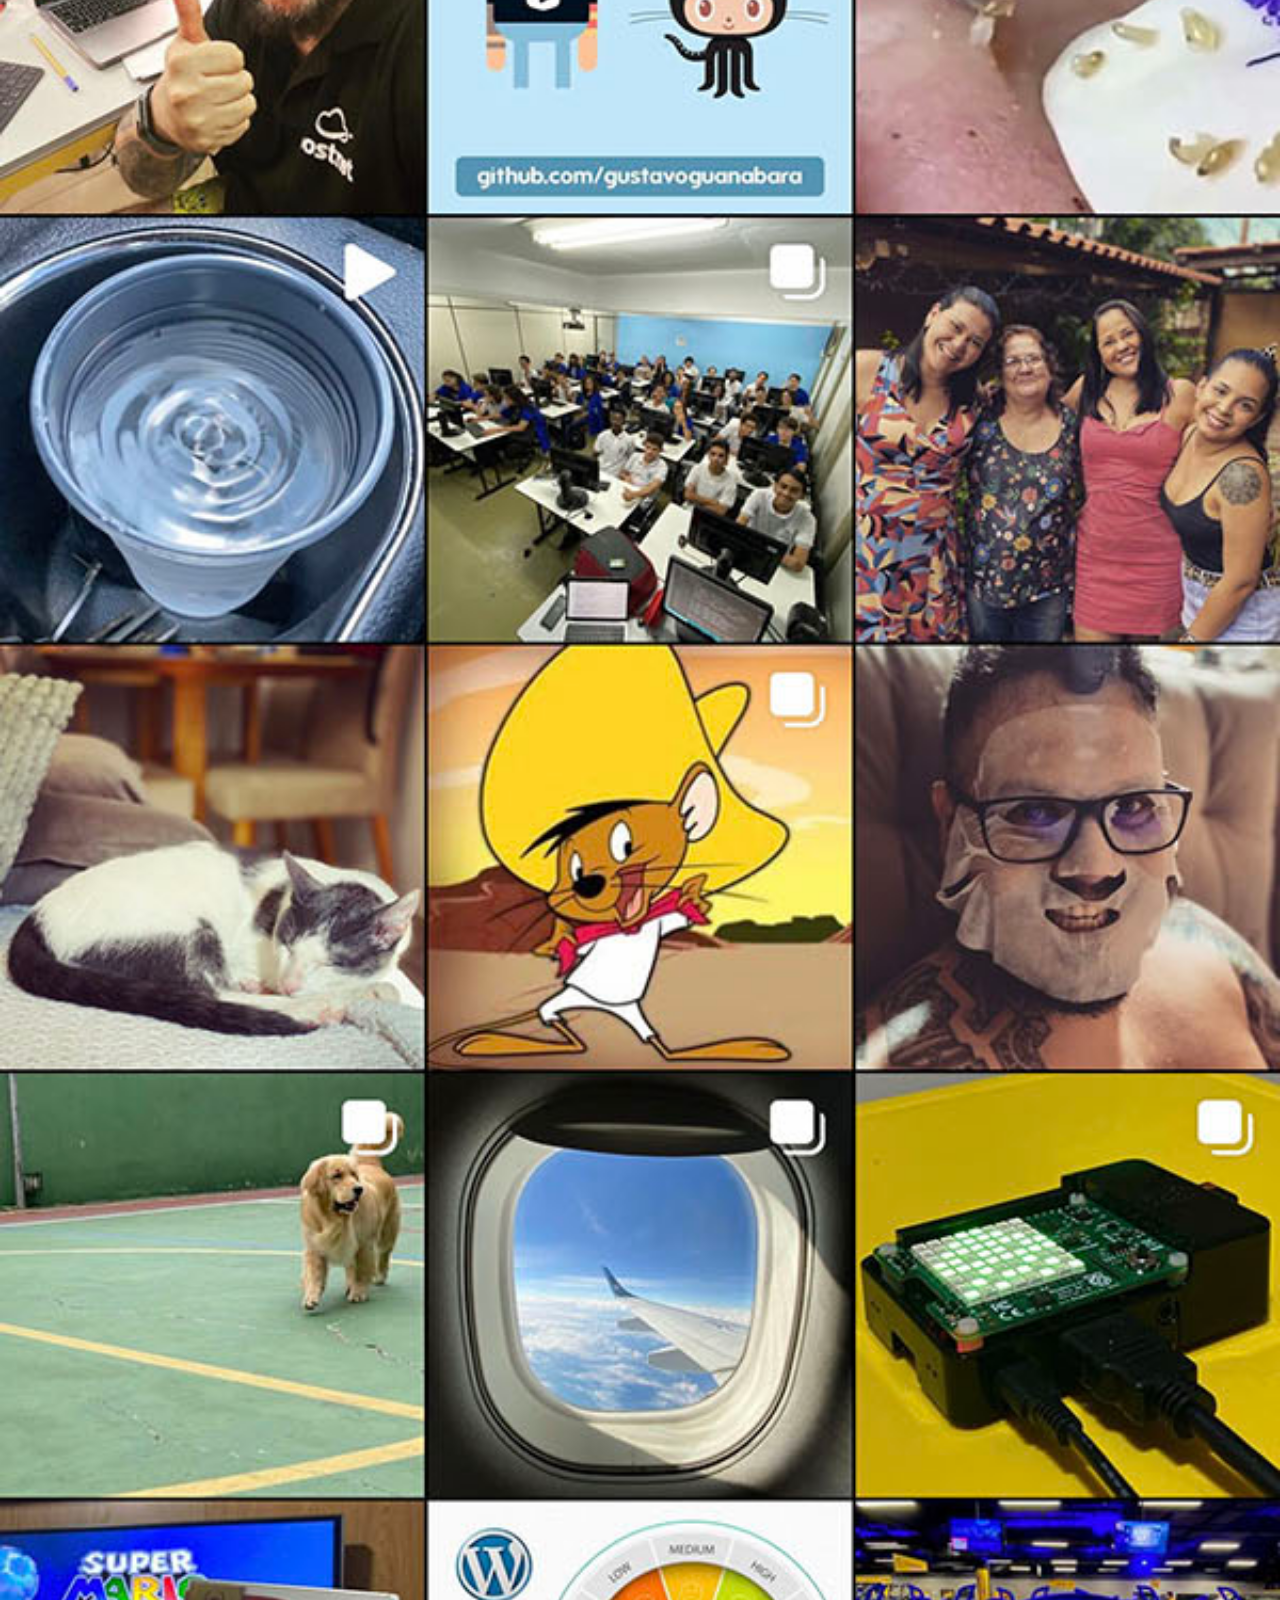
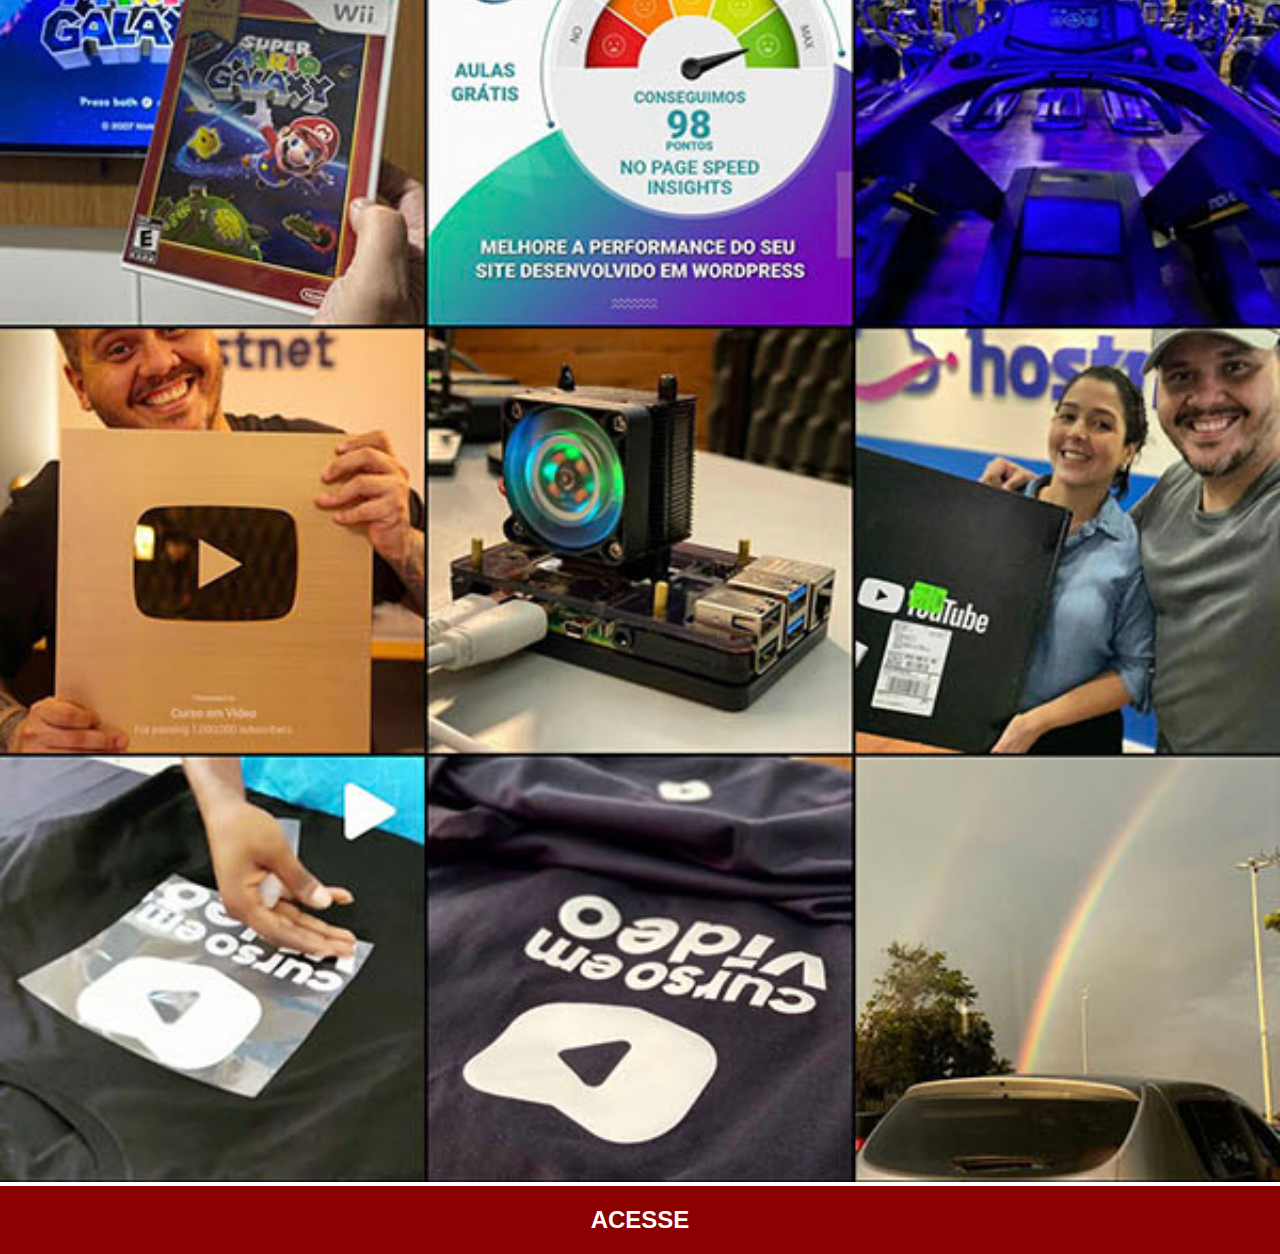
<file: instagram.html>
<!DOCTYPE html>
<html lang="pt-br">
<head>
  <meta charset="UTF-8">
  <meta name="viewport" content="width=device-width, initial-scale=1.0">
  <title>Instagram</title>
  <link rel="stylesheet" href="estilos/social.css">
</head>
<body>
  <img src="pacote-d013/imagens/tela-instagram.jpg" alt="Instagram">
  <a href="#" target="_blank">ACESSE</a>
</body>
</html>
</file>
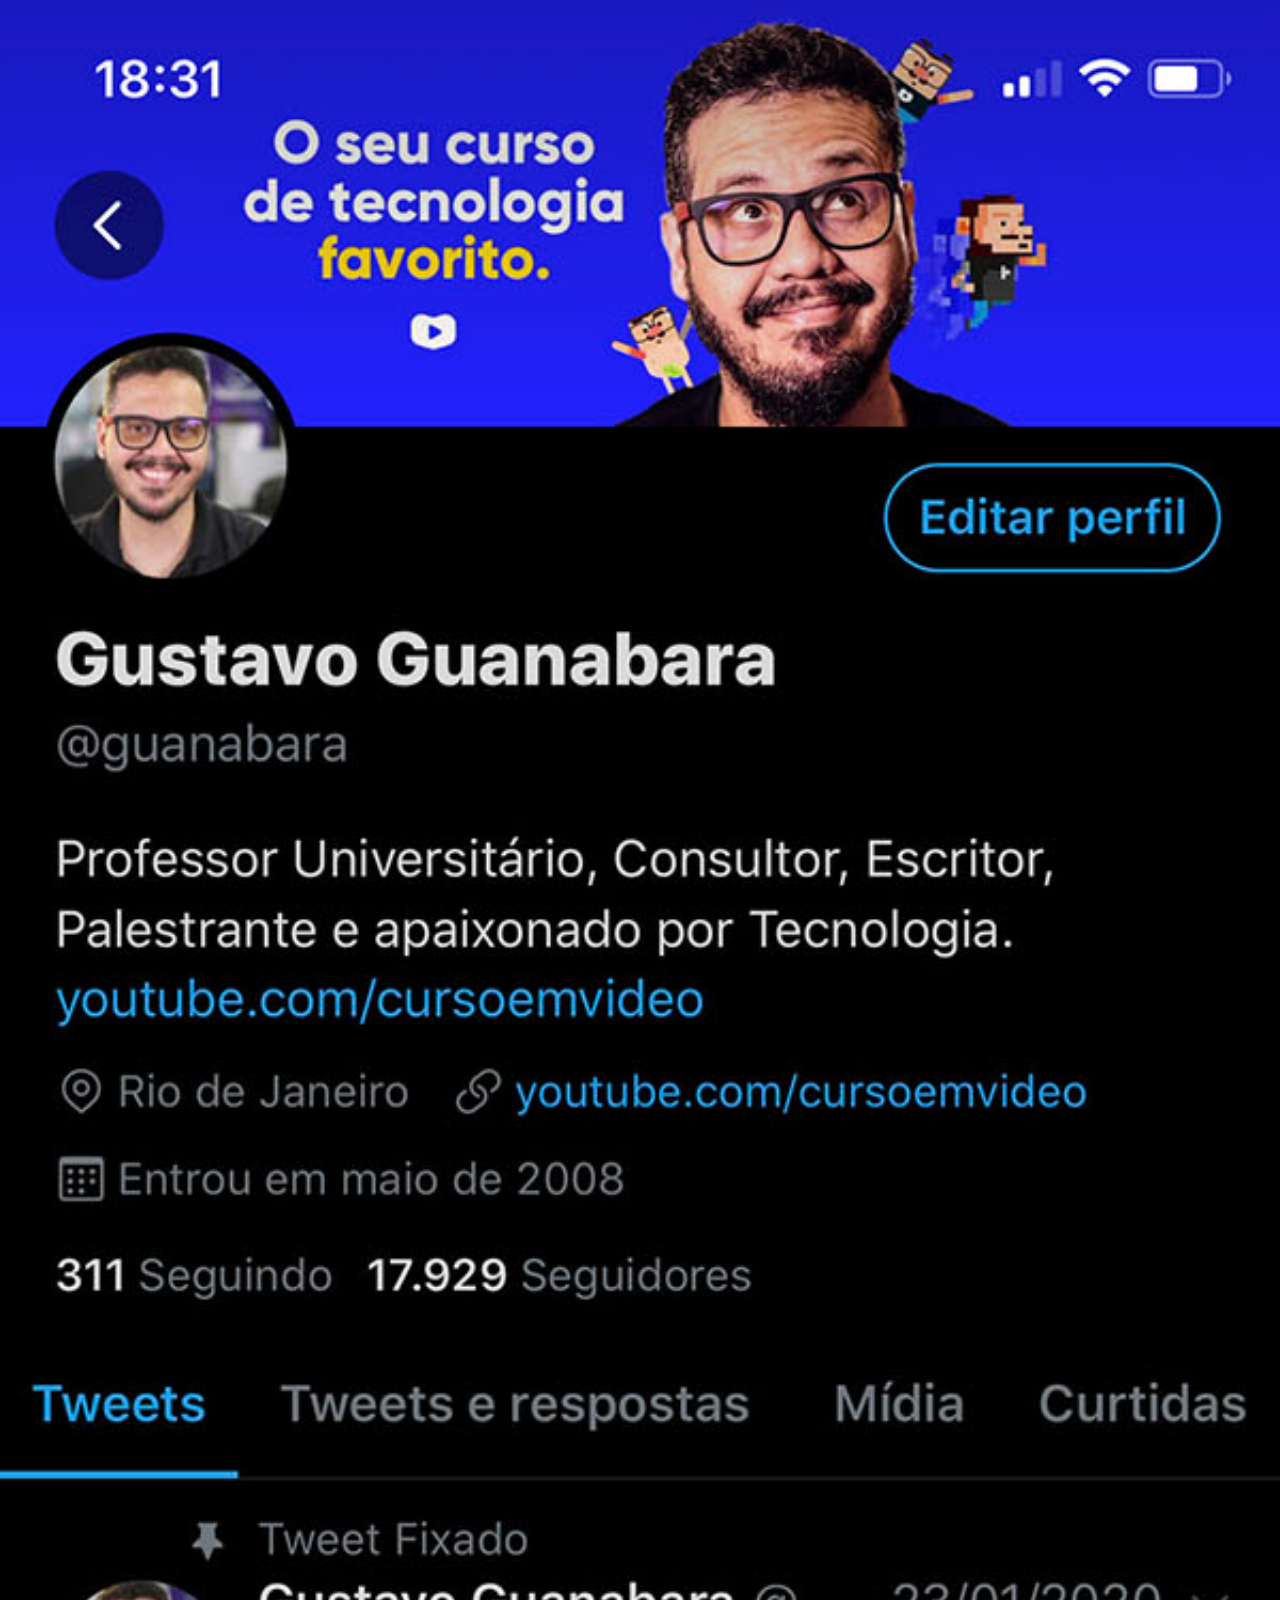
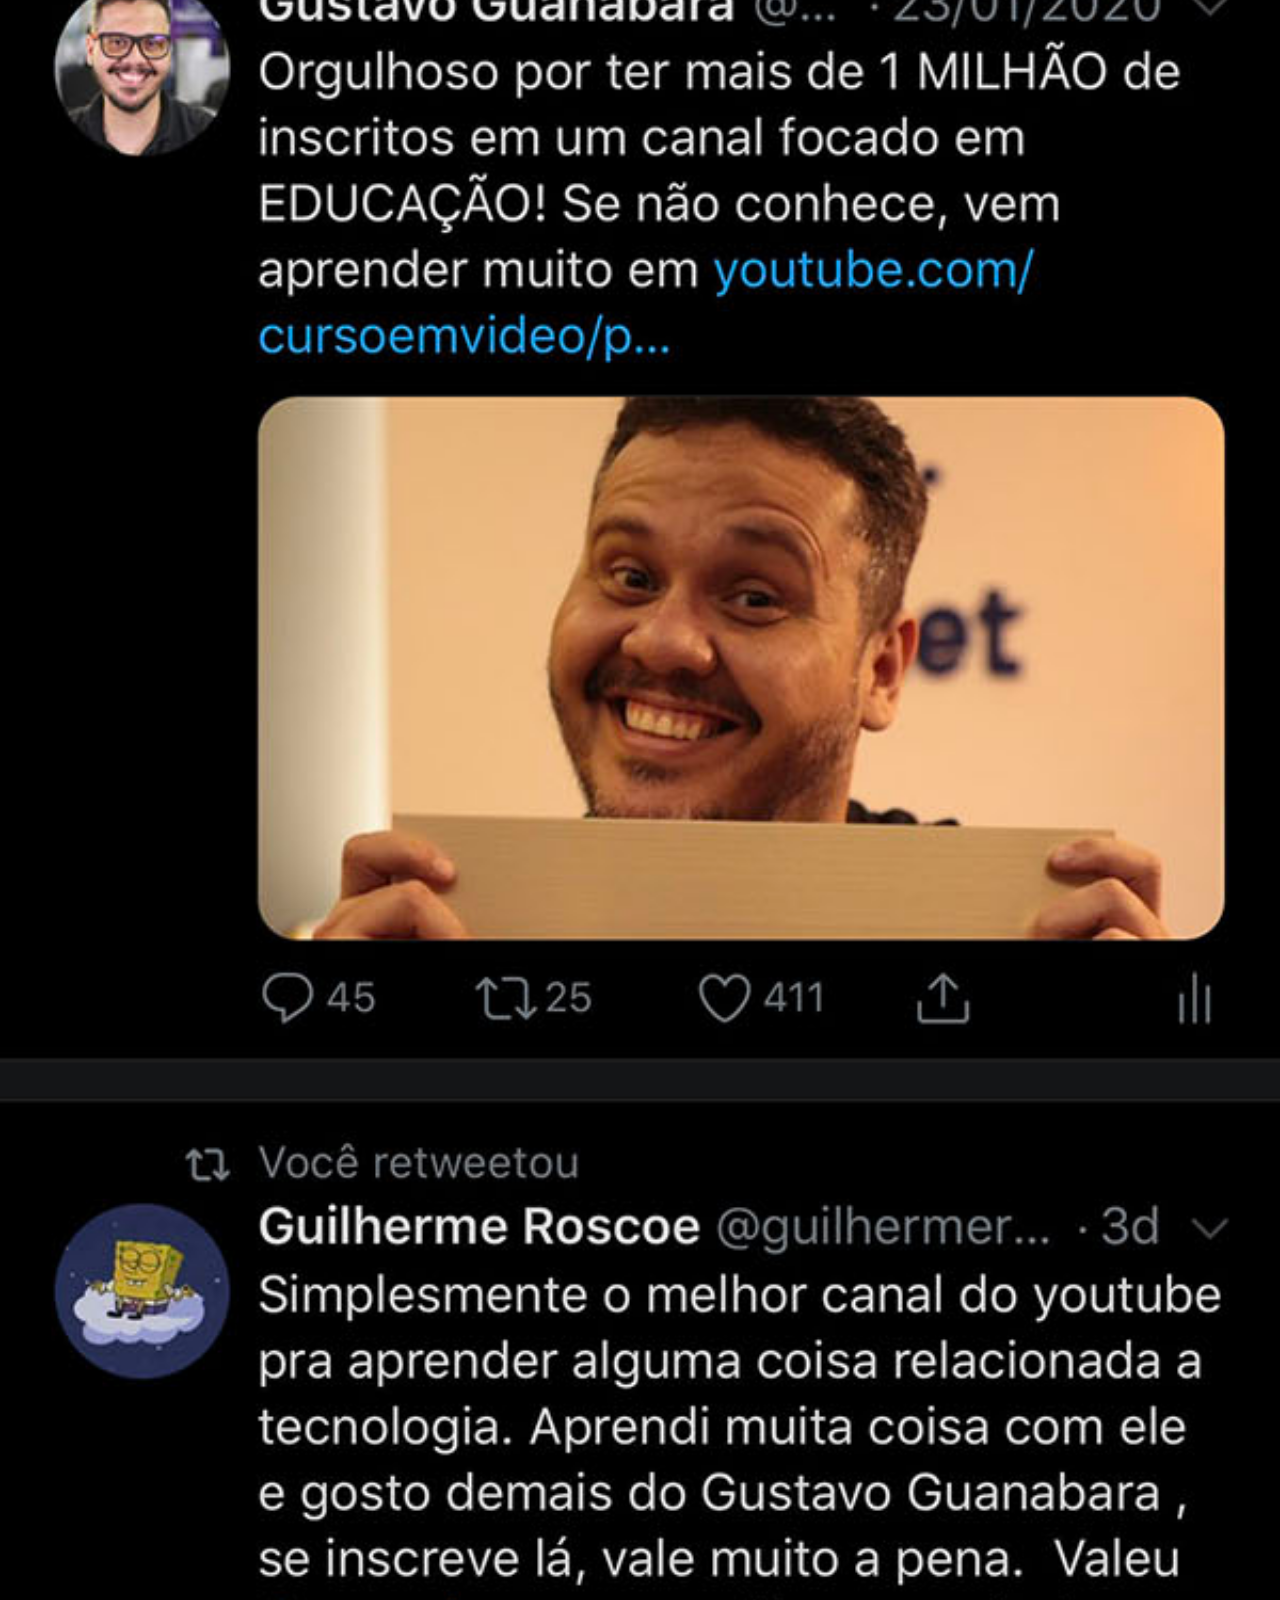
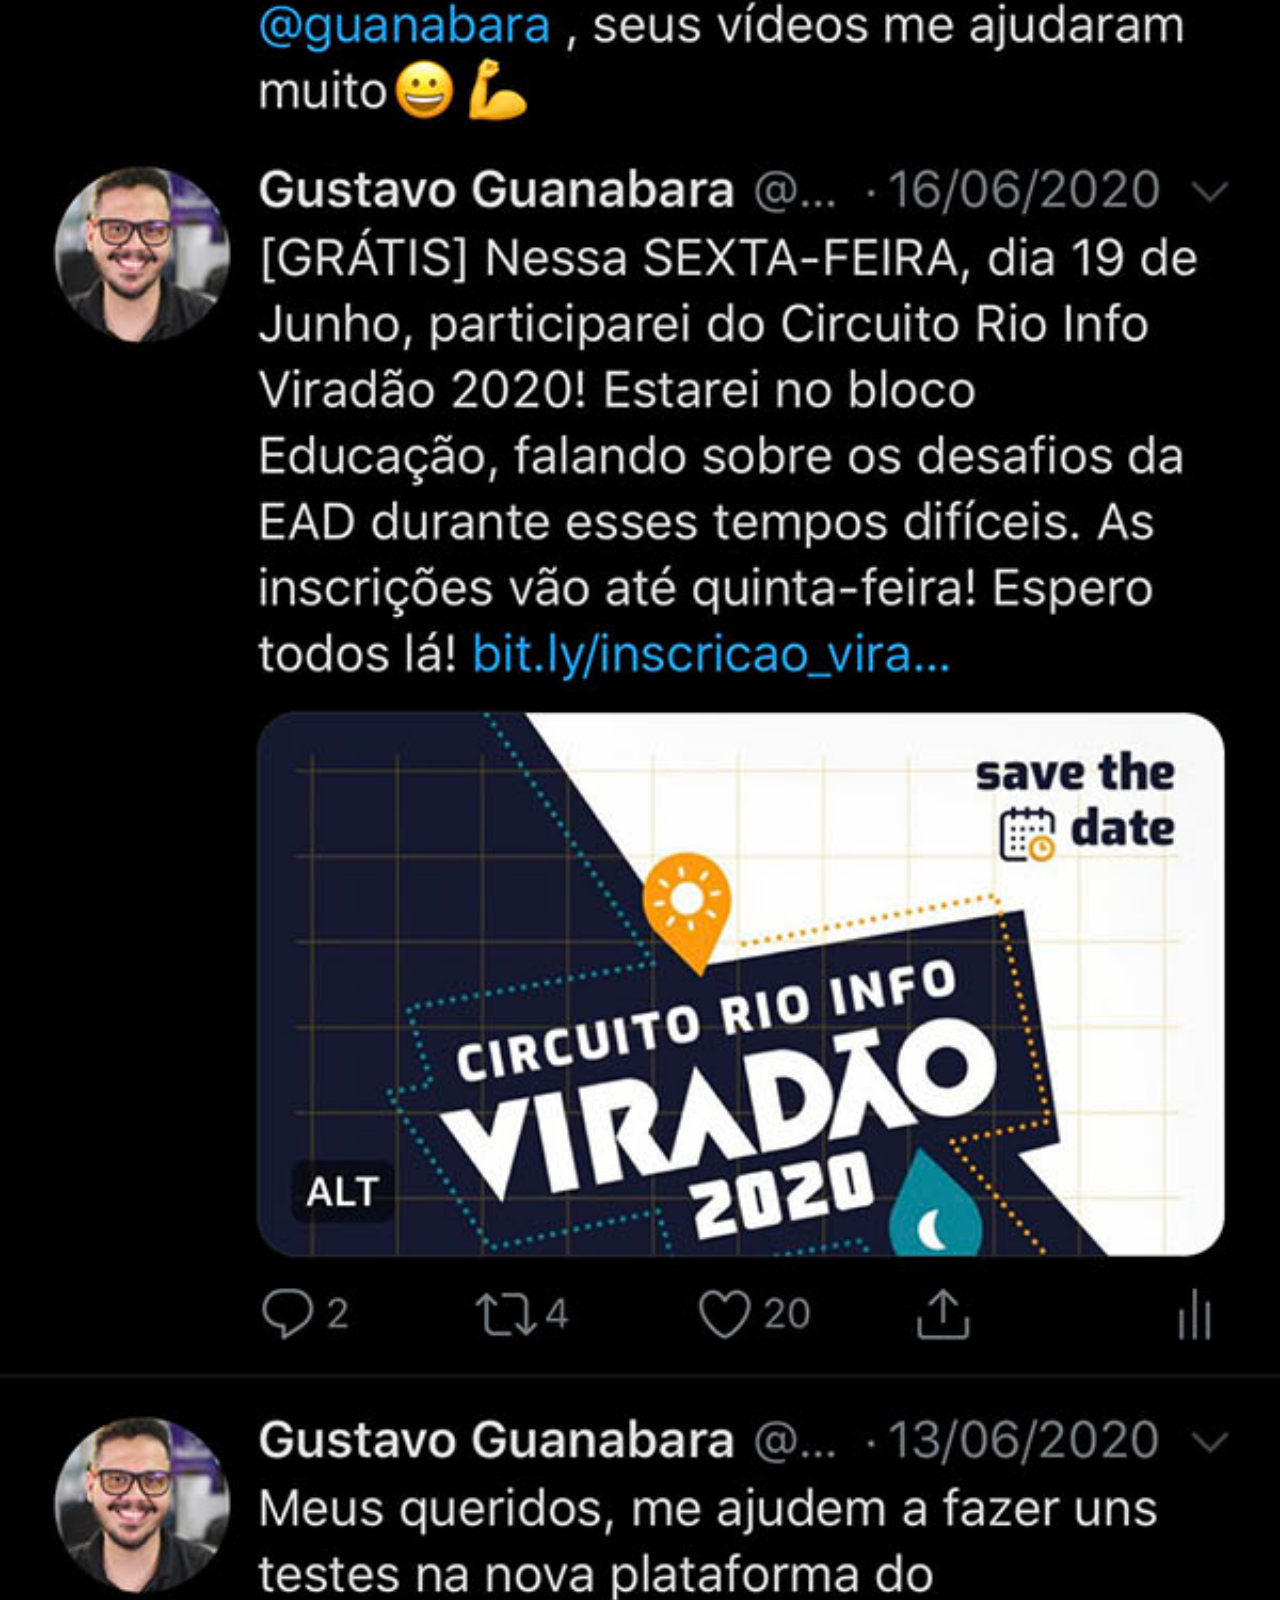
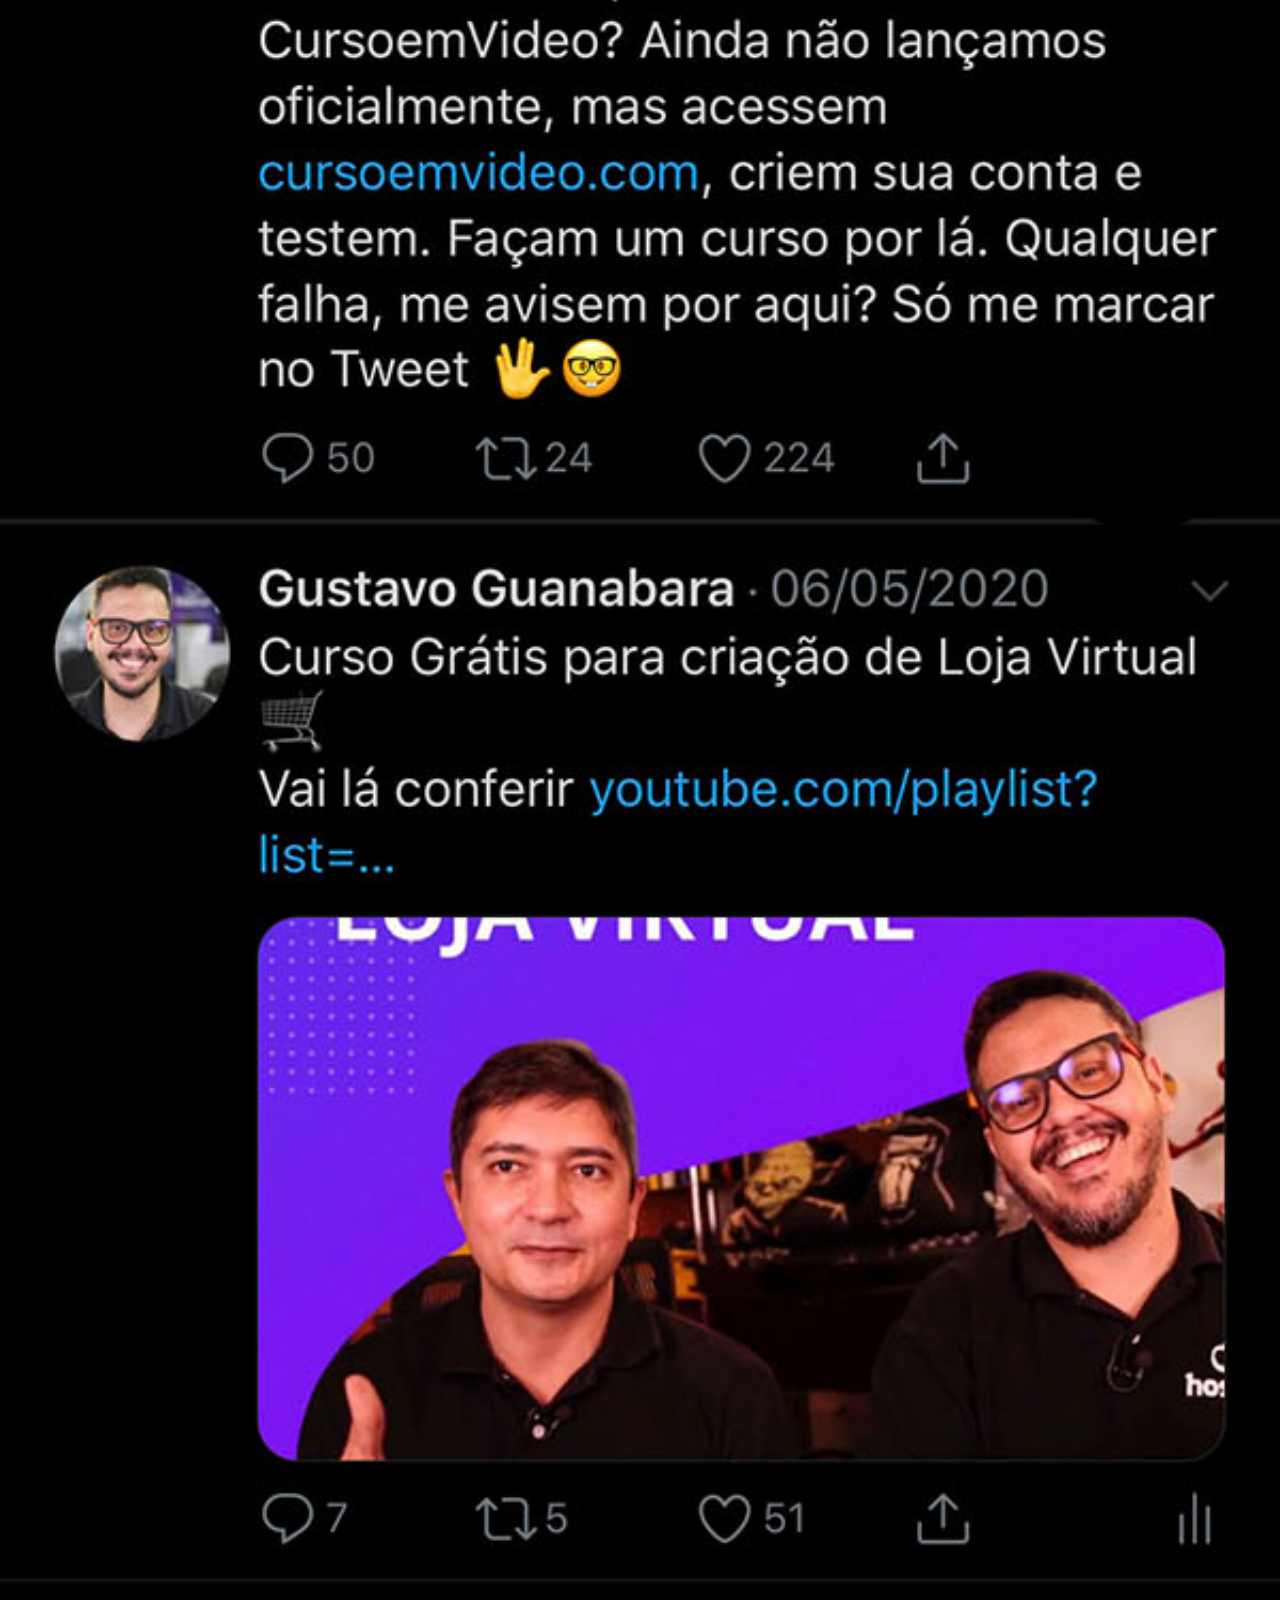
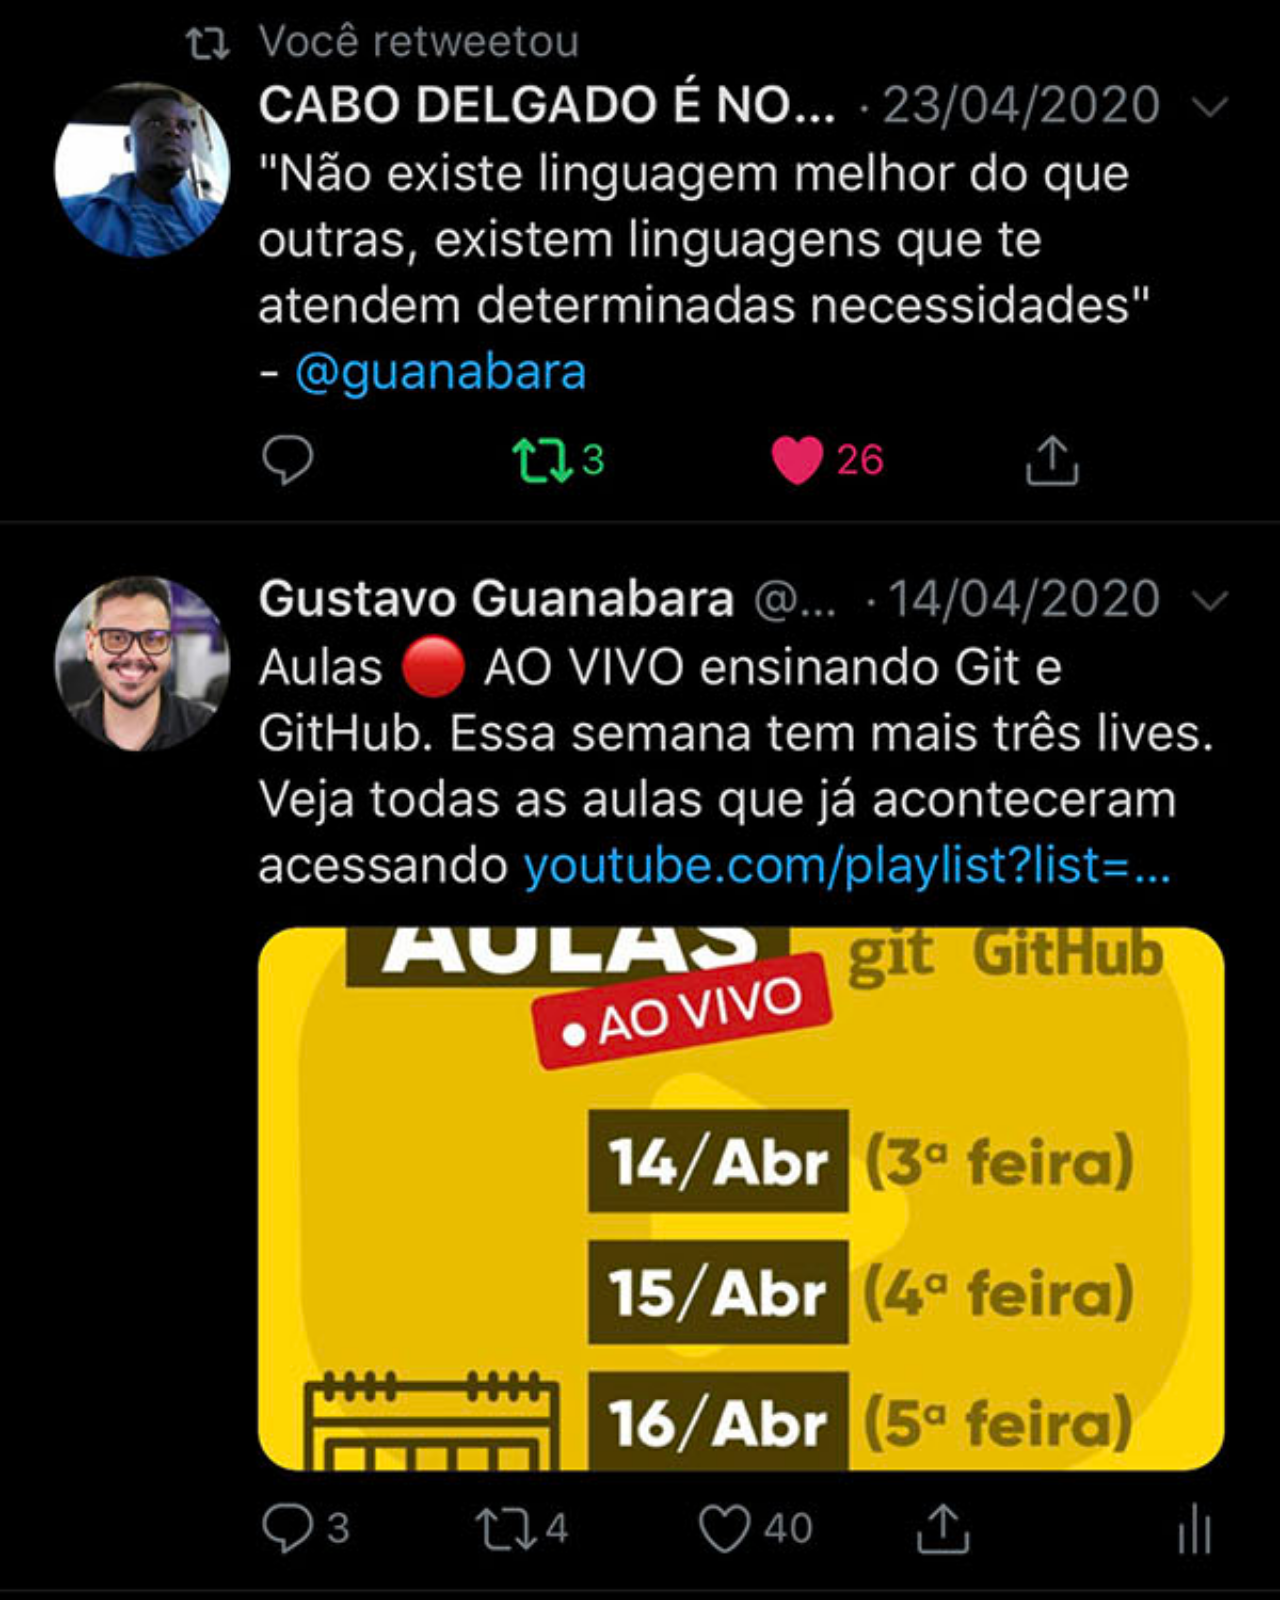
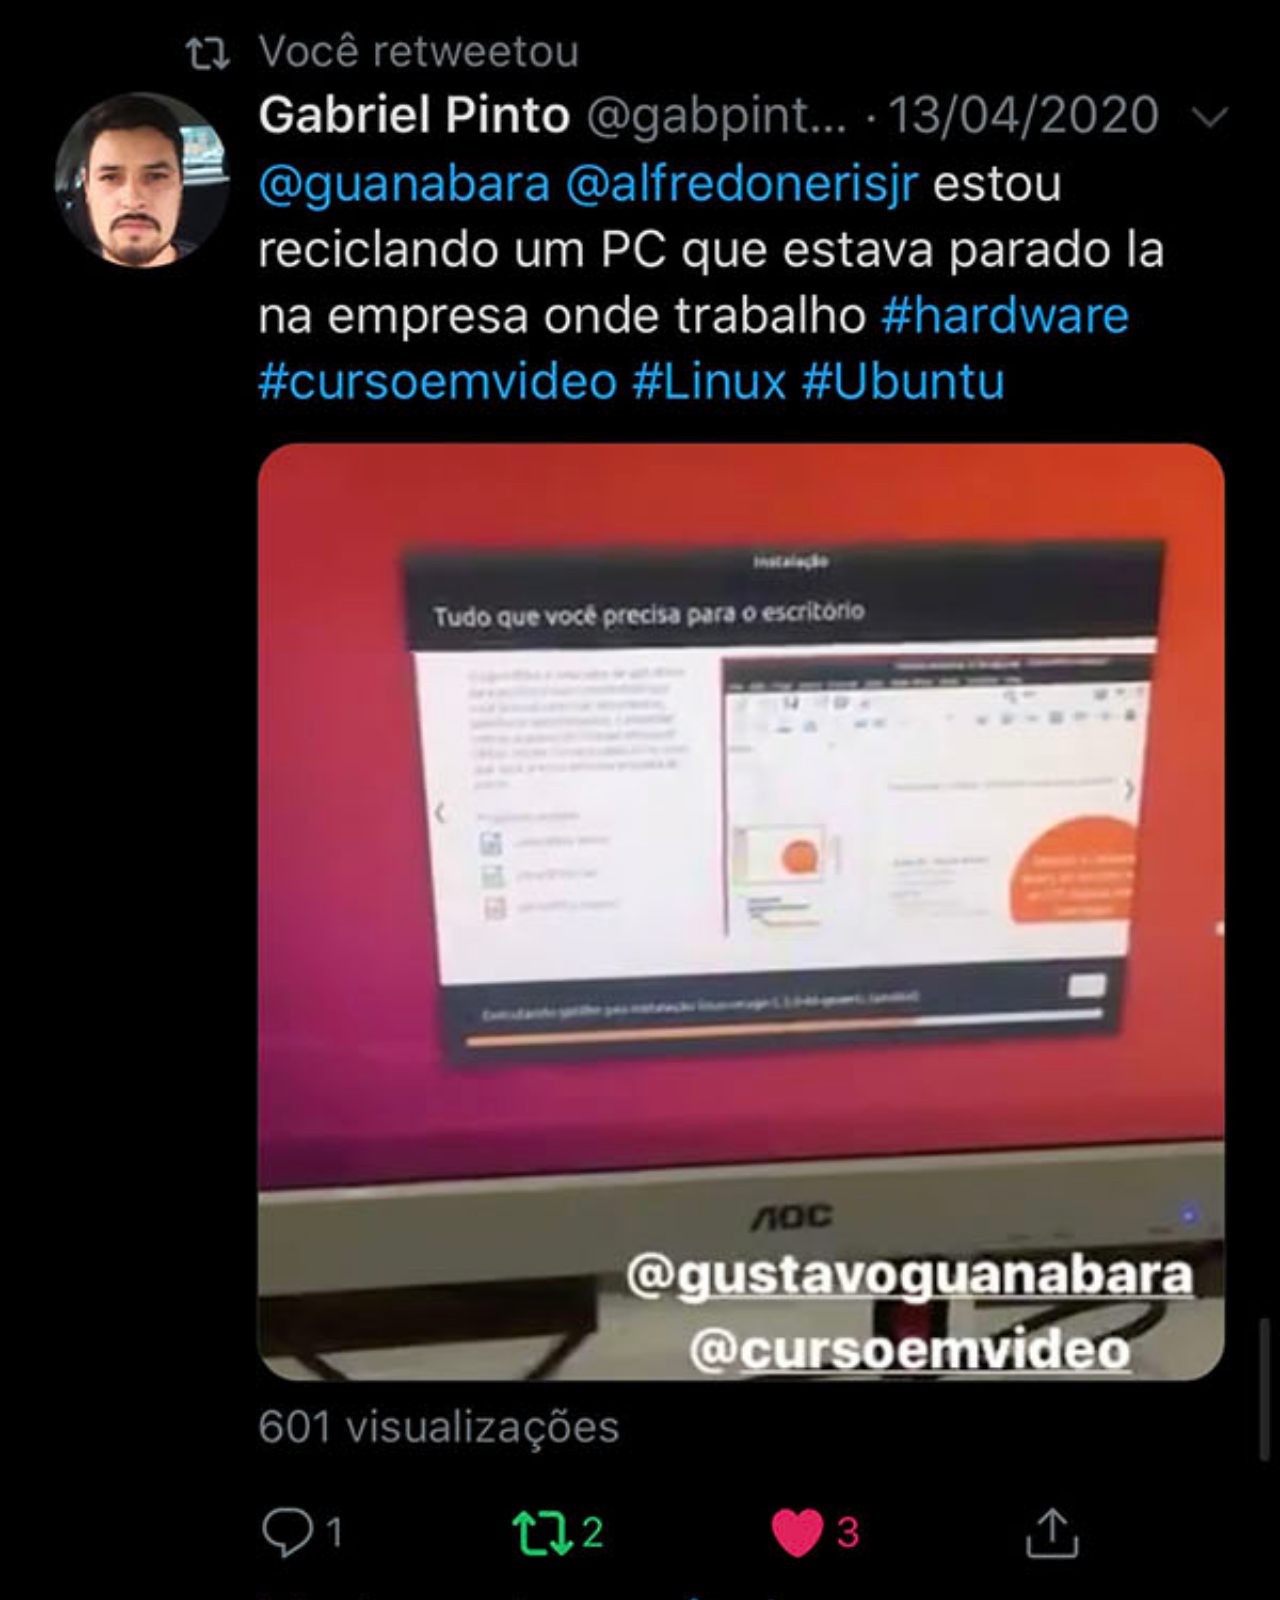
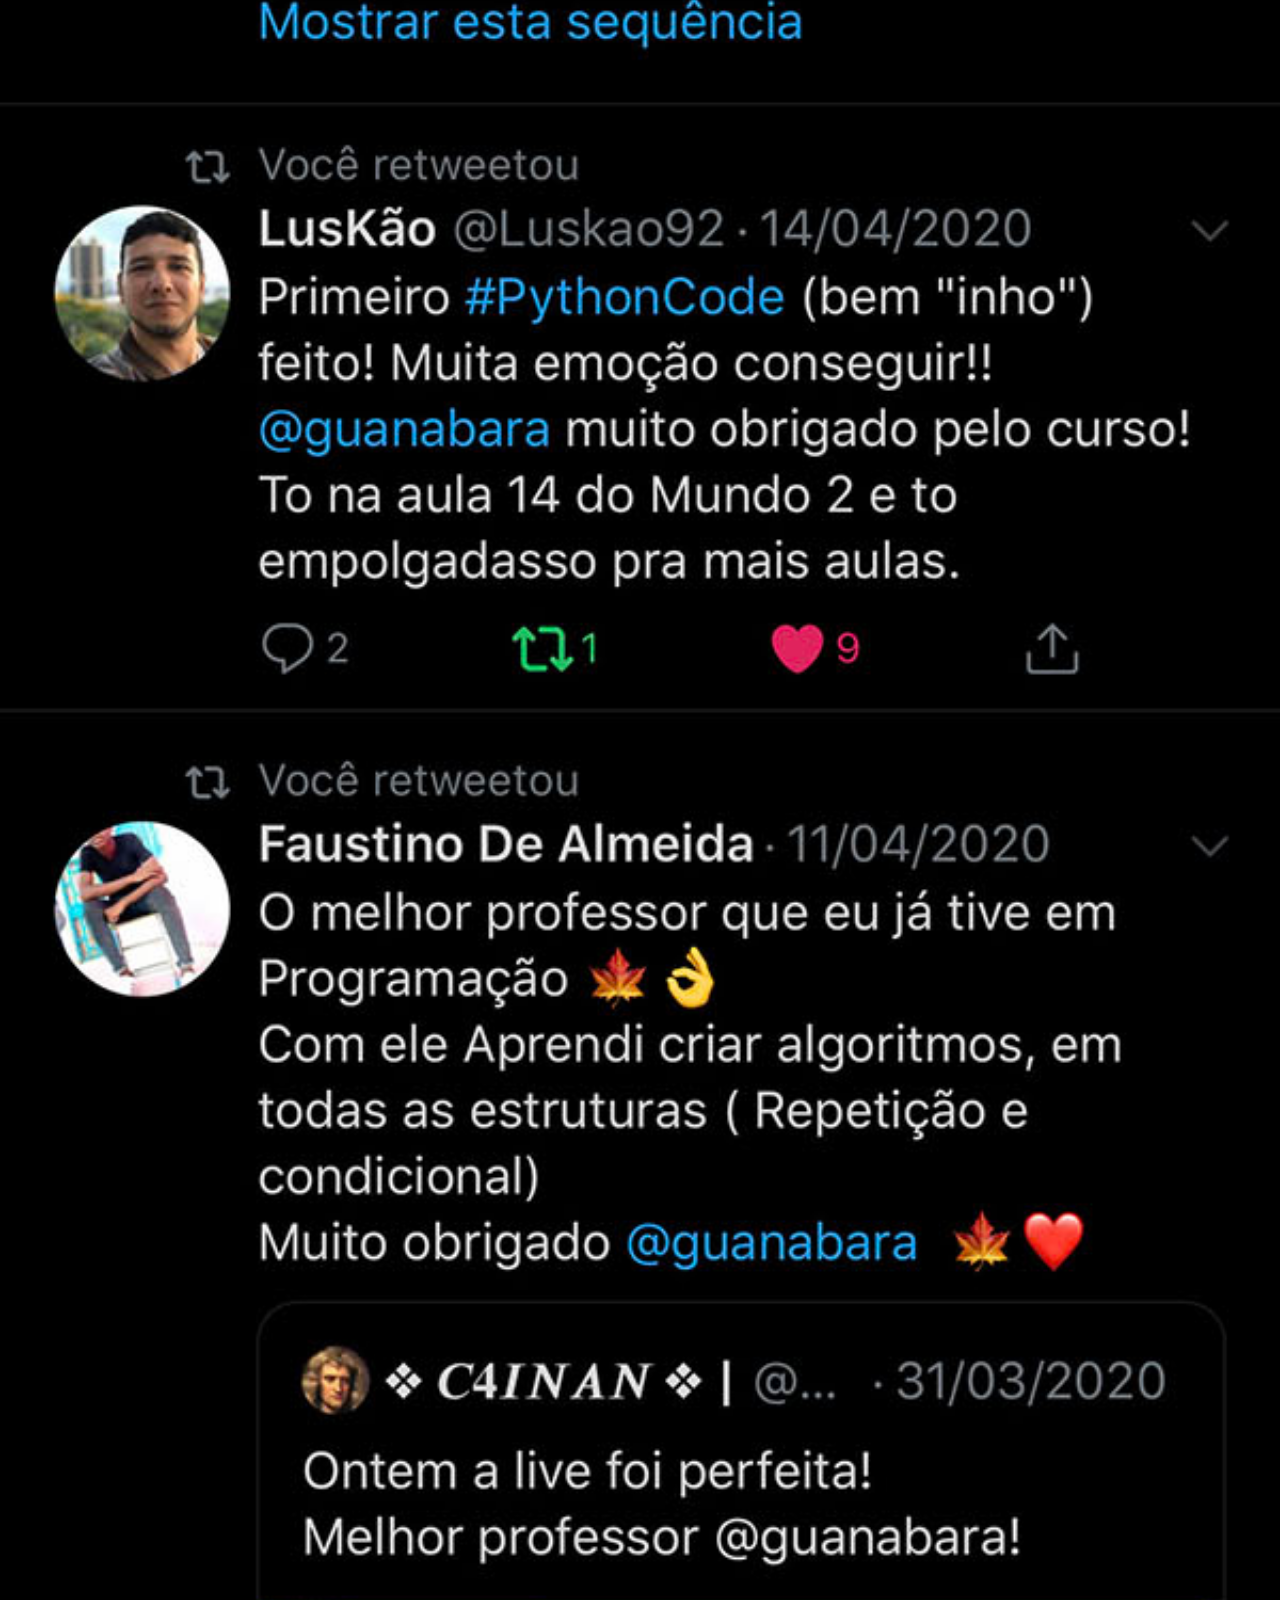
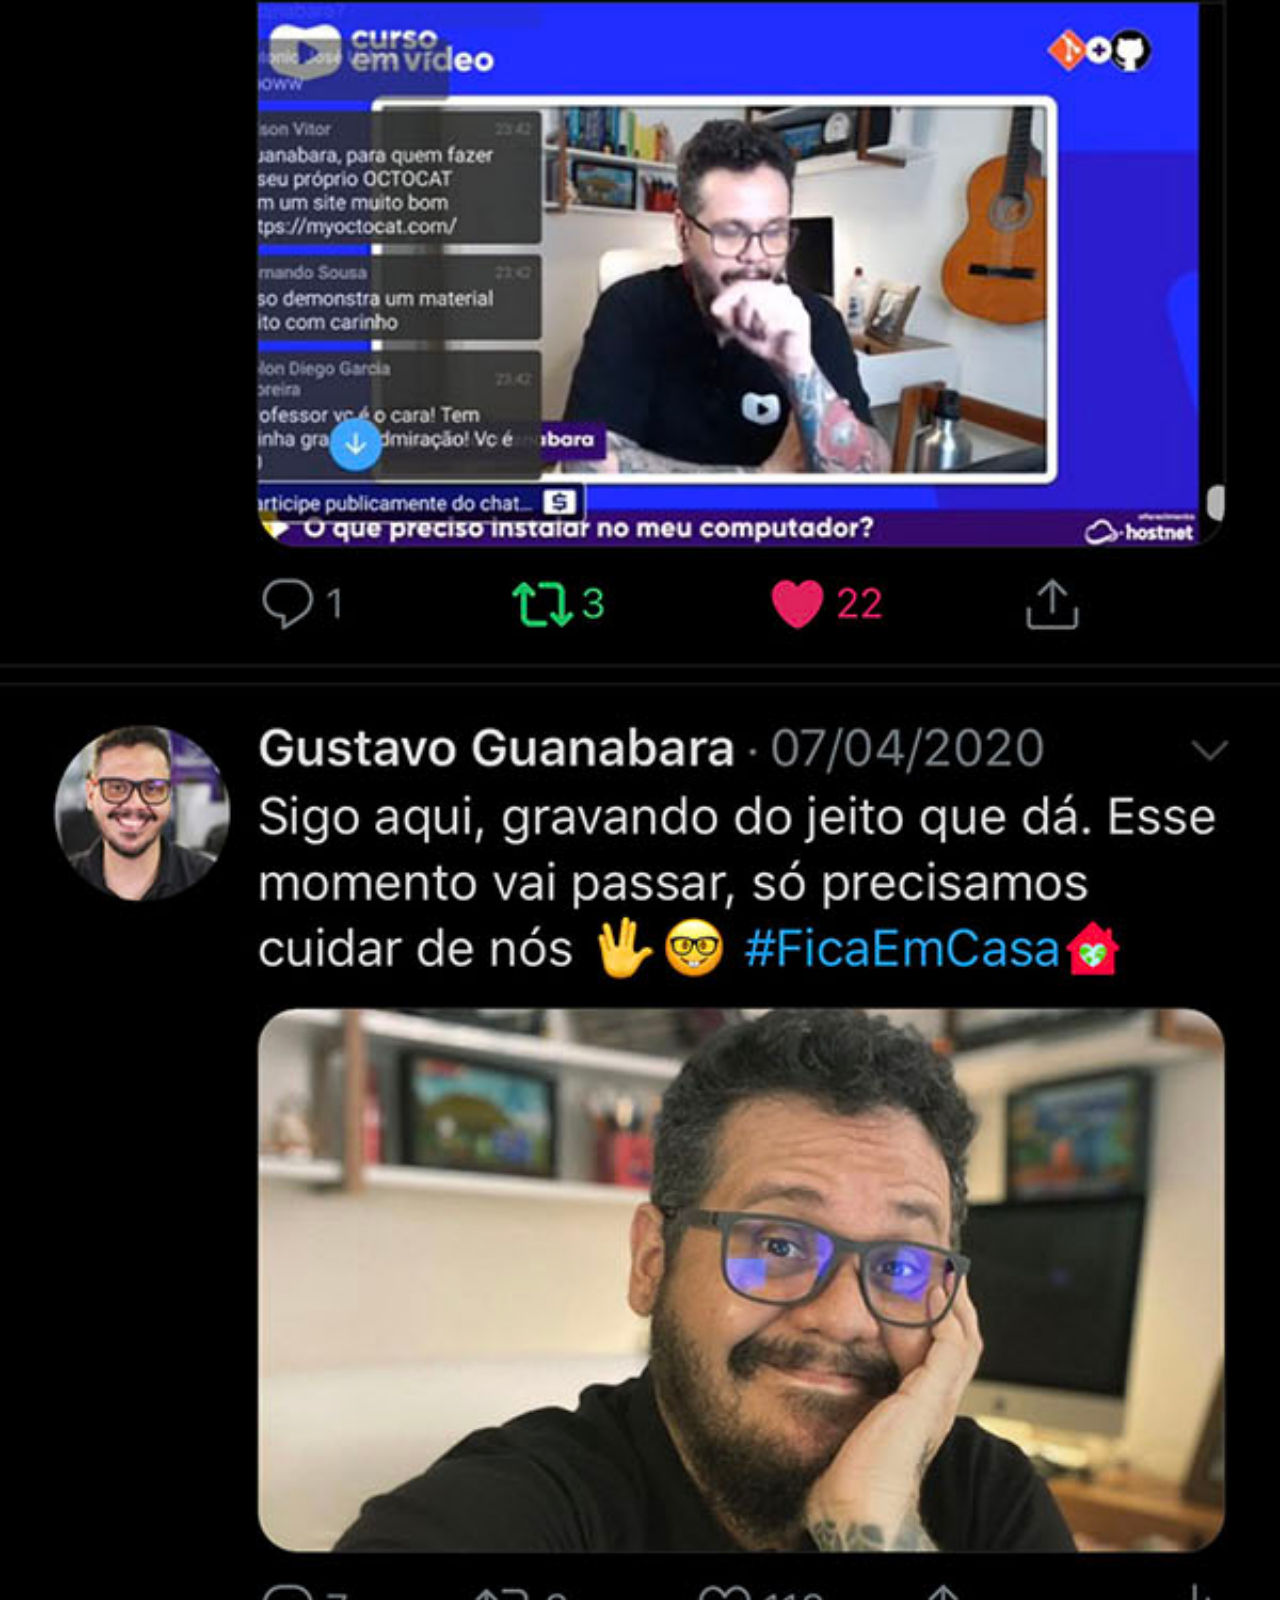
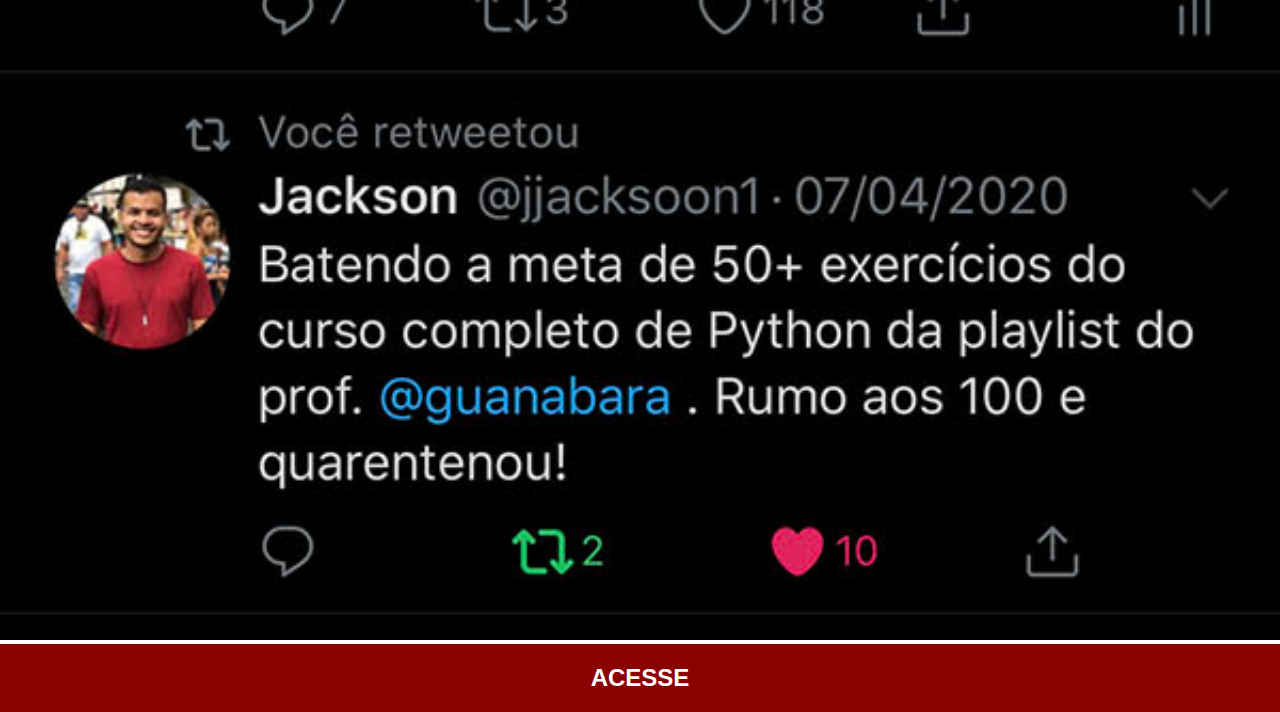
<file: twitter.html>
<!DOCTYPE html>
<html lang="pt-br">
<head>
  <meta charset="UTF-8">
  <meta name="viewport" content="width=device-width, initial-scale=1.0">
  <title>Twitter</title>
  <link rel="stylesheet" href="estilos/social.css">
</head>
<body>
  <img src="pacote-d013/imagens/tela-twitter.jpg" alt="twitter">
  <a href="#" target="_blank">ACESSE</a>
</body>
</html>
</file>
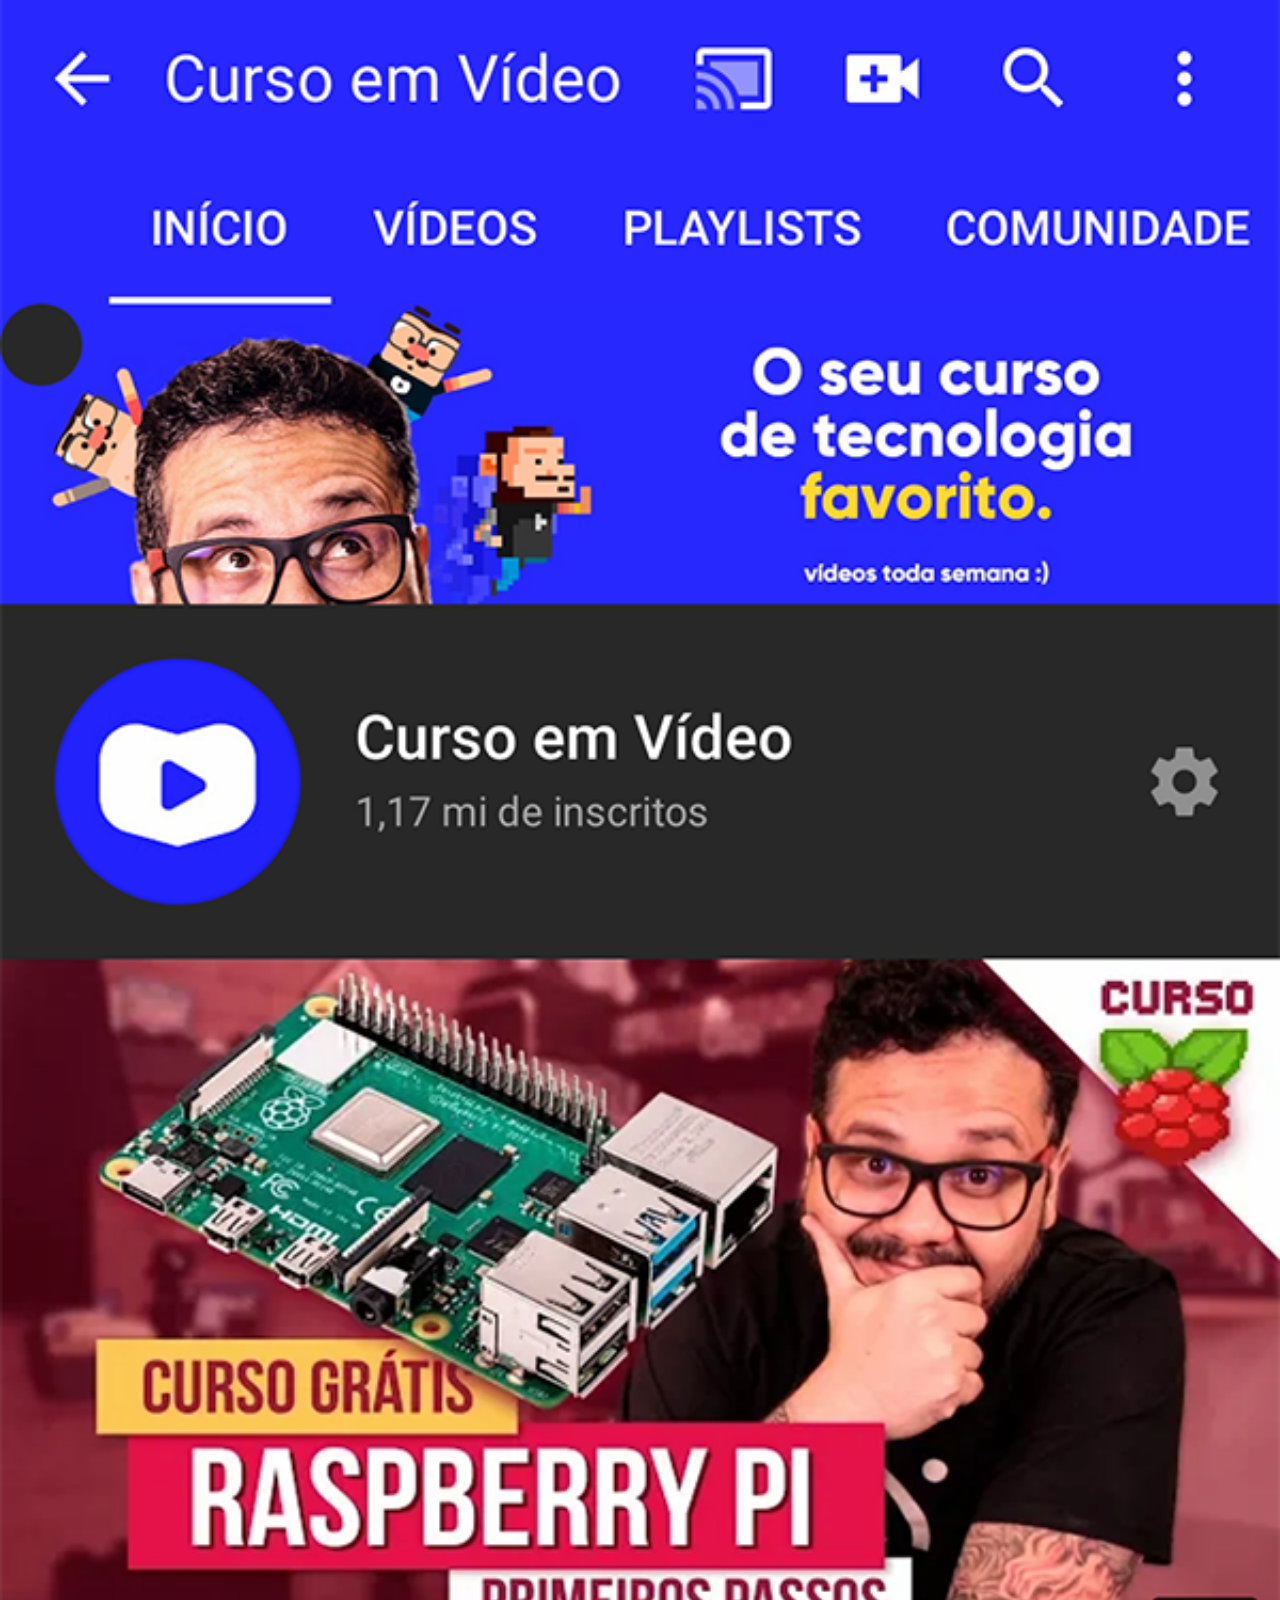
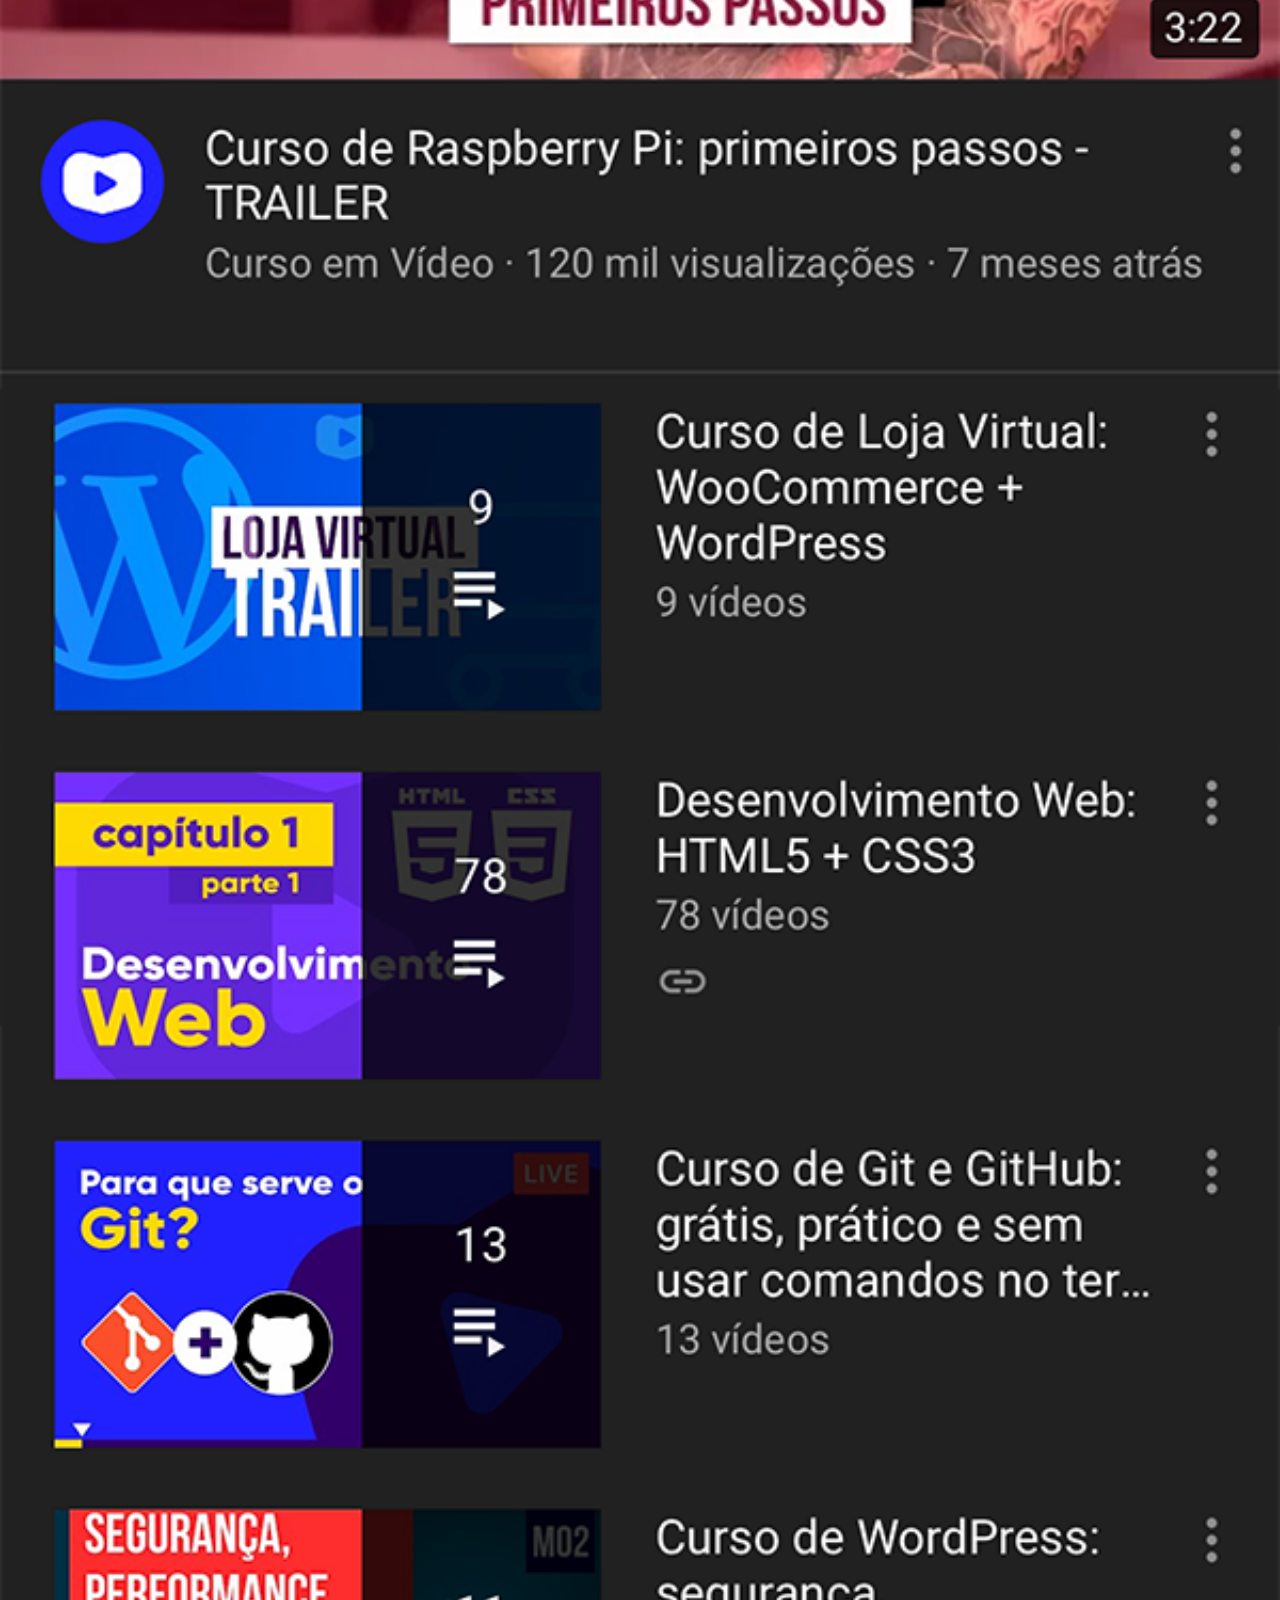
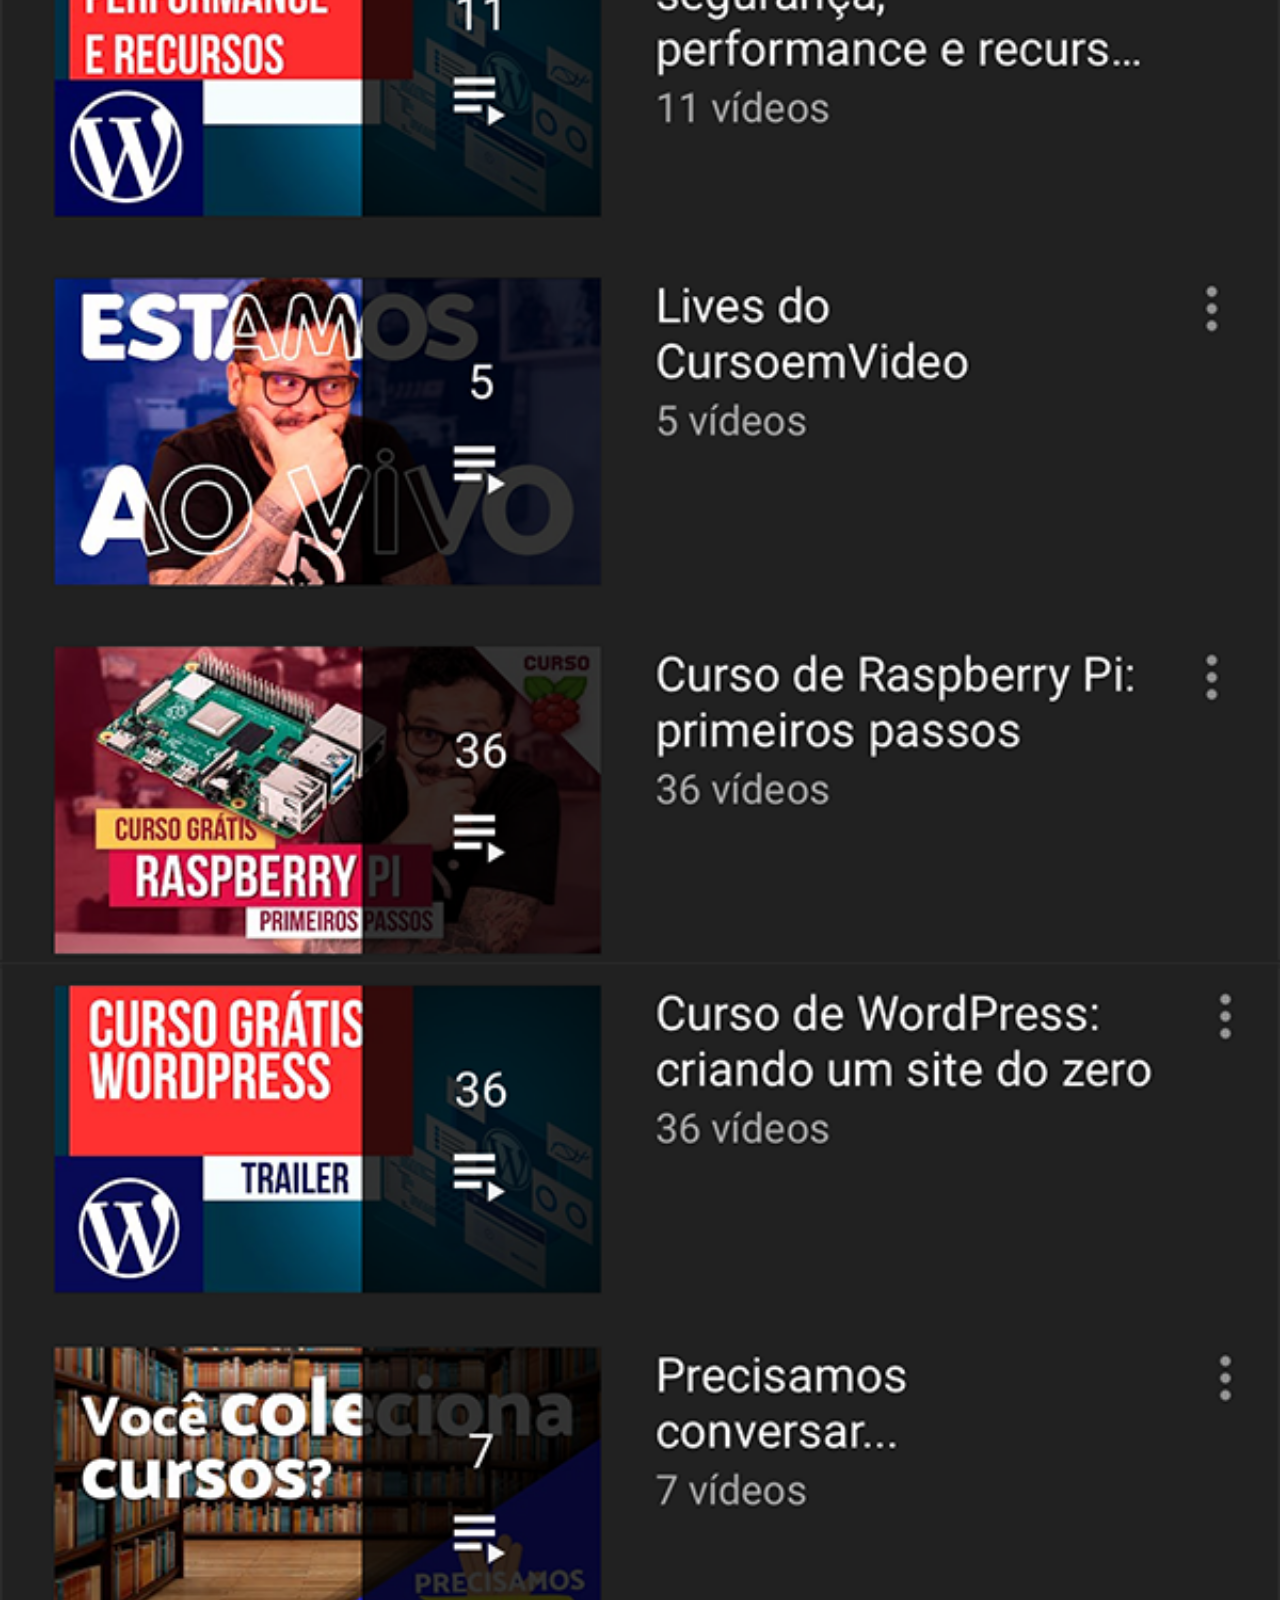
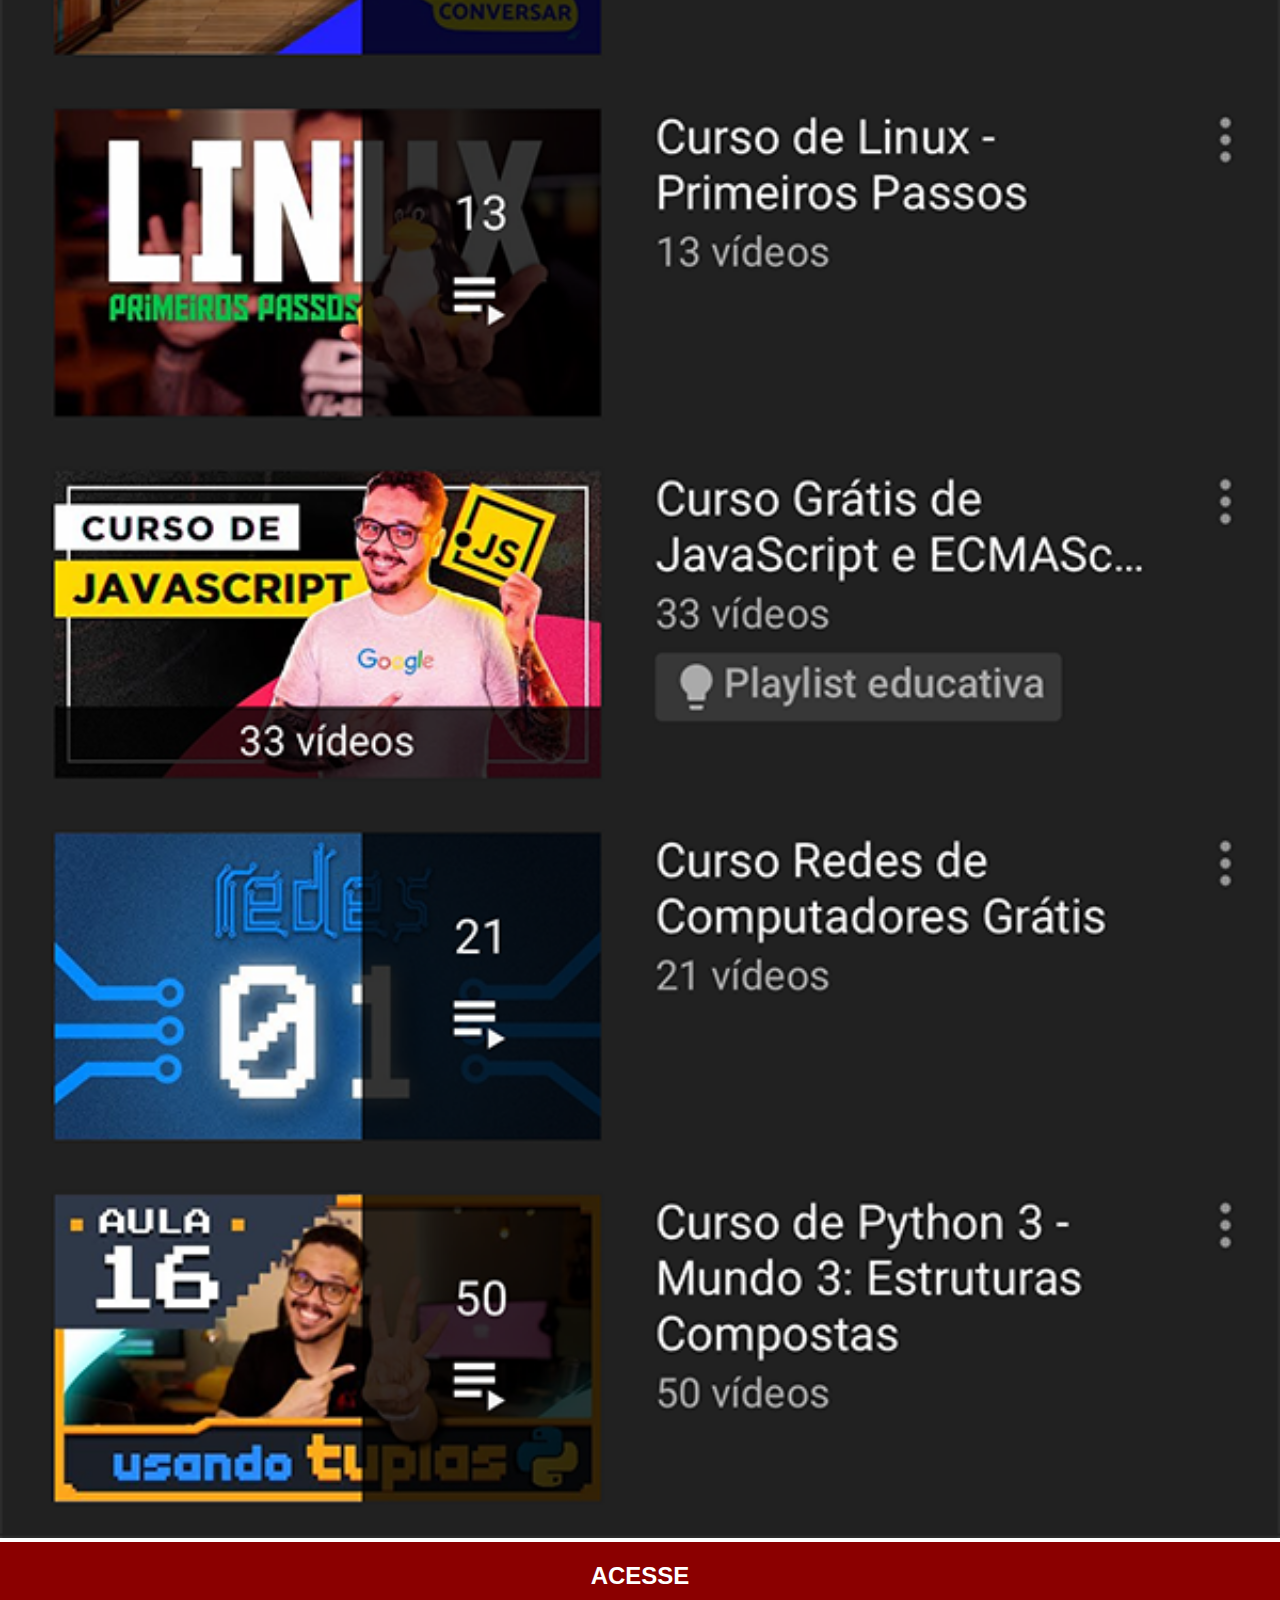
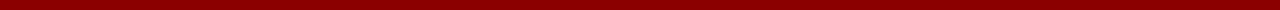
<file: youtube.html>
<!DOCTYPE html>
<html lang="pt-br">
<head>
  <meta charset="UTF-8">
  <meta name="viewport" content="width=device-width, initial-scale=1.0">
  <title>Document</title>
  <link rel="stylesheet" href="estilos/social.css">
</head>
<body>
  <img src="pacote-d013/imagens/tela-youtube.png" alt="Youtube">
  <a href="https://www.youtube.com/user/cursoemvideo/playlists" target="_blank">ACESSE</a>
</body>
</html>
</file>
<file: estilos/style.css>
@charset "UTF-8";

* {
  margin: 0px;
  padding: 0px;
  font-family: Arial, Helvetica, sans-serif;
}

html, body {
  height: 100vh;
  width: 100vw;
  background-color: black;
}

body {
  background: url(../pacote-d013/imagens/fundo-madeira.jpg) no-repeat top center;
  background-size: cover;
  background-attachment: fixed;
}

main {
  position: relative;
  height: 100vh;
  ;
}

section#telefone {
  position: absolute;

  top: 50%;
  left: 50%;
  transform: translate(-50%, -50%);

  height: 627px;
  width: 311px;
  background: url(../pacote-d013/imagens/frame-iphone.png) no-repeat;
}

iframe {
  position: relative;
  top: 80px;
  left: 22px;
  width: 267px;
  height: 471px;
}

#redes-sociais {
  text-align: right;
}

#redes-sociais img {
 width: 50px;
 margin: 10px;
 border-radius: 50%;
 box-shadow: 2px 2px 5px rgba(0, 0, 0, 0.411);
 box-sizing: border-box;
}

#redes-sociais img:hover {
  border: 2px solid rgba(255, 255, 255, 0.548);
  transform: translate(-3px, -3px);
  box-shadow: 5px 5px 10px rgba(0, 0, 0, 0.596);
  transition: transform 0.3s;
}
</file>
<file: estilos/social.css>
@charset "UTF-8";

* {
  margin: 0px;
  padding: 0px;
  font-family: Arial, Helvetica, sans-serif;
}

::-webkit-scrollbar {
  width: 0px;
  height: 0px;
}

img {
  width: 100vw;
}

a {
  text-align: center;
  text-decoration: none;
  display: block;
  background-color: darkred;
  color: white;
  padding: 20px;
  font-size: 1.5em;
  font-weight: bold;
}

a:hover {
  background-color: red;
}
</file>
